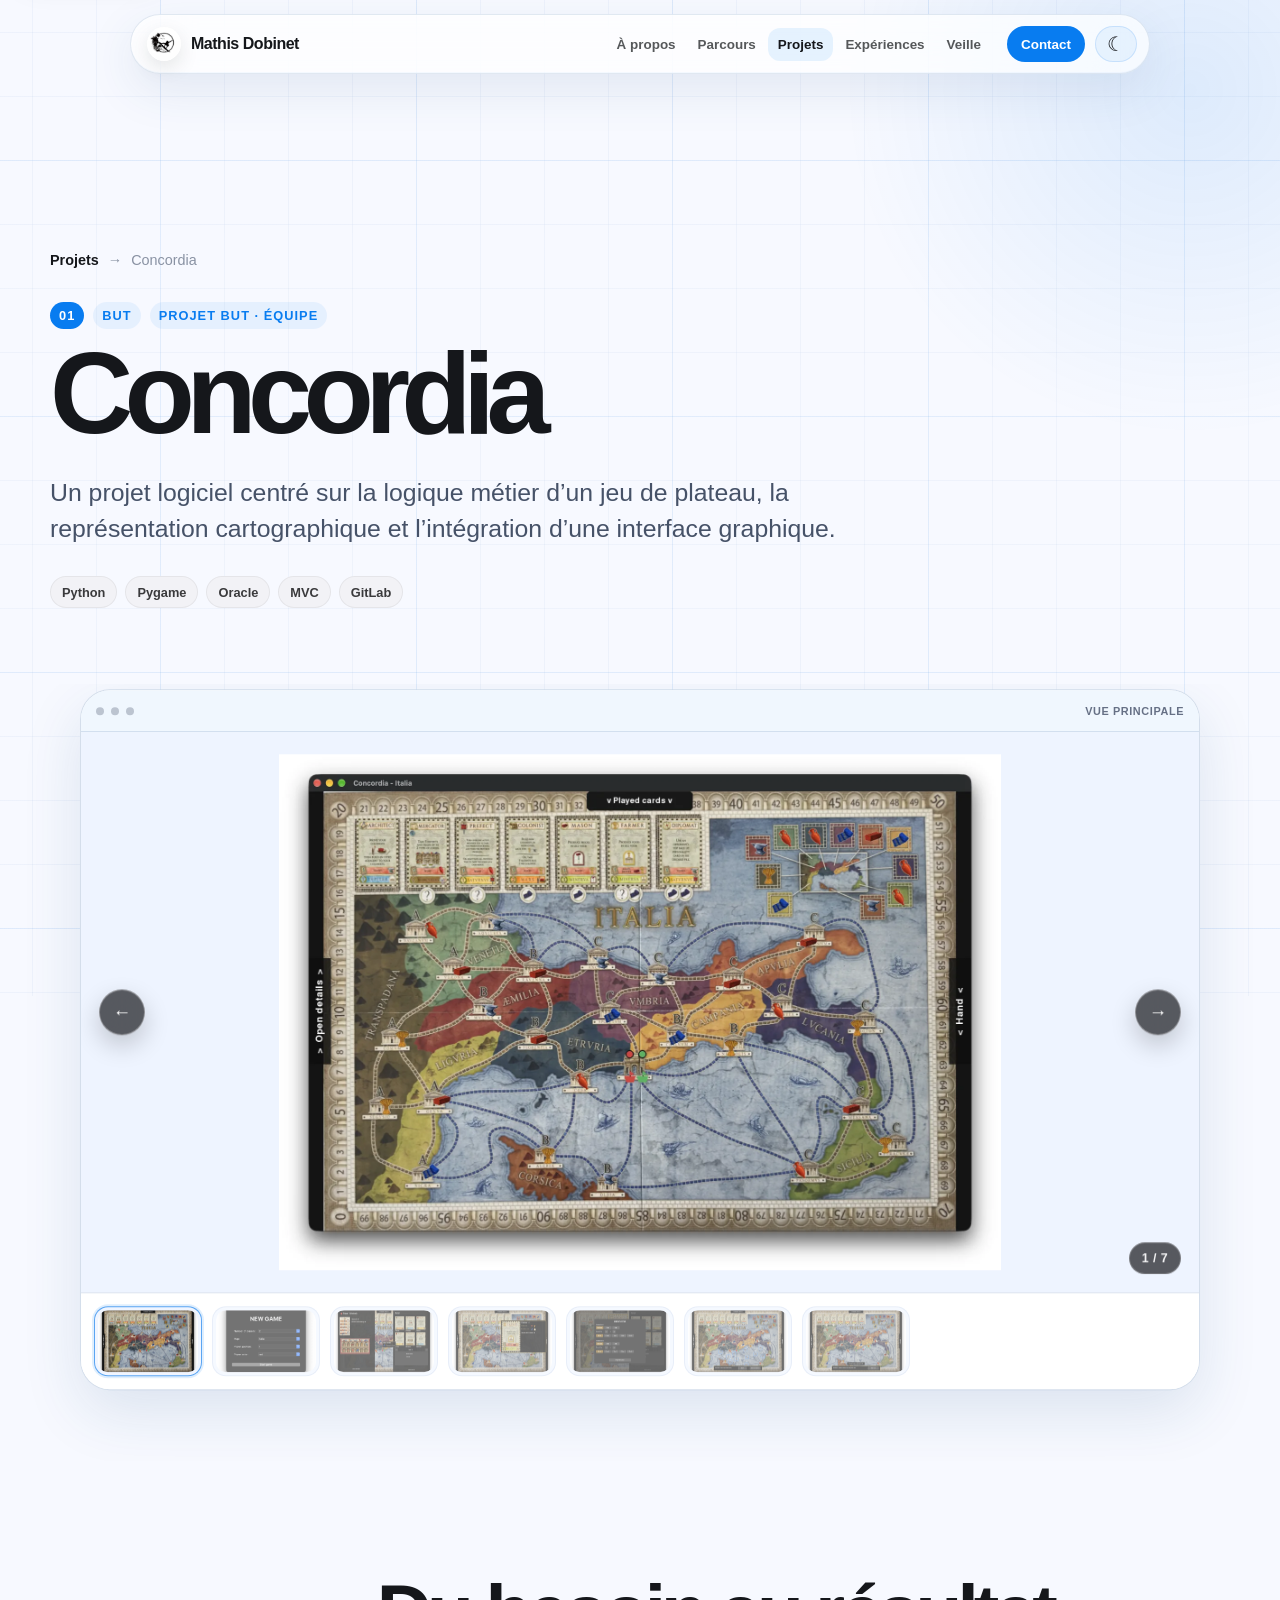
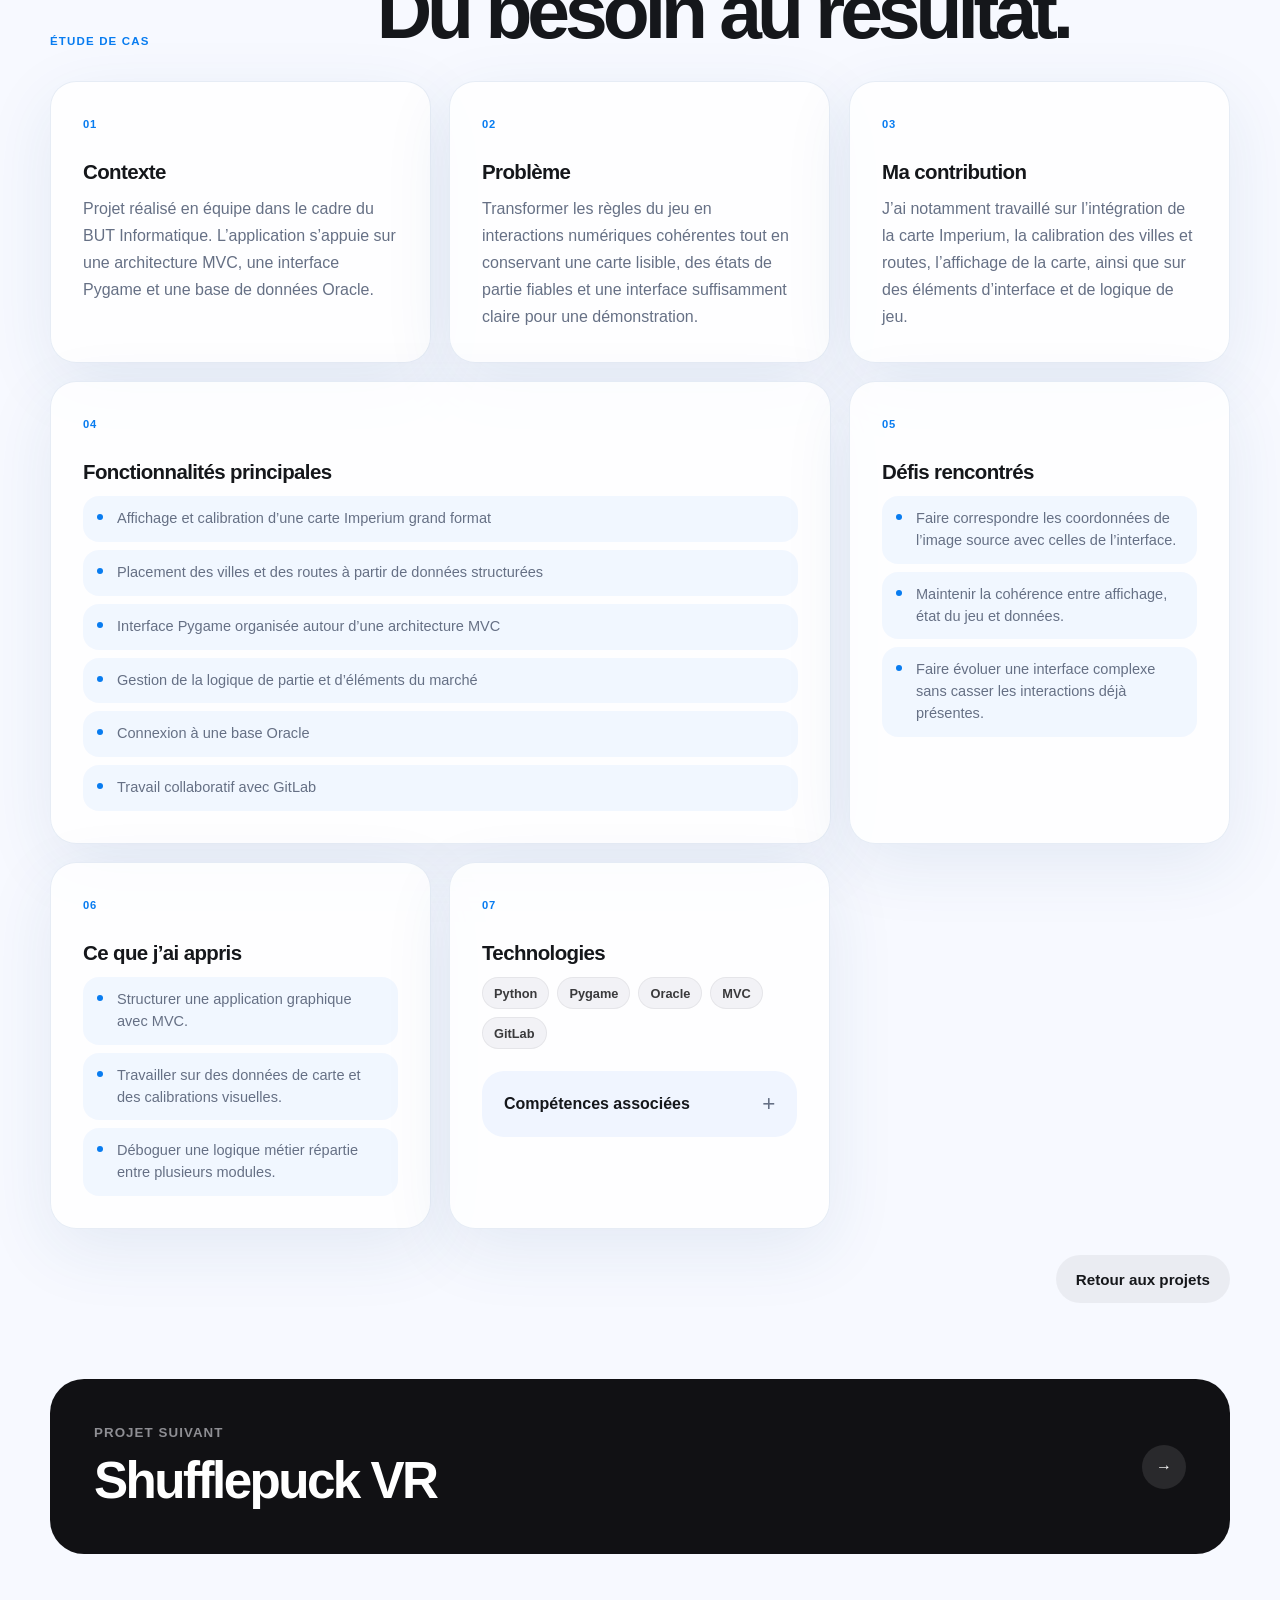
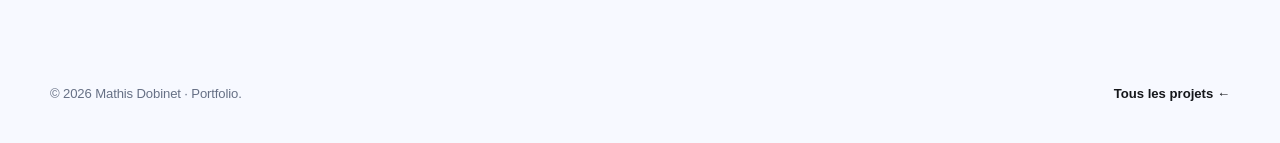
<file: project.html>
<!doctype html>
<html lang="fr">
<head>
  <meta charset="utf-8">
  <meta name="viewport" content="width=device-width, initial-scale=1, viewport-fit=cover">
  <meta name="theme-color" content="#f7f9ff">
  <meta name="description" content="Étude de cas projet — portfolio de Mathis Dobinet.">
  <title>Projet — Mathis Dobinet</title>
  <link rel="icon" href="assets/icons/favicon.svg" type="image/svg+xml">
  <link rel="stylesheet" href="assets/css/styles.css">
  <script src="assets/js/theme.js" defer></script>
  <script src="assets/js/data.js" defer></script>
  <script src="assets/js/project.js" defer></script>
  <script src="assets/js/motion.js" defer></script>
</head>
<body class="detail-page">
  <a class="skip-link" href="#detailMain">Aller au contenu</a>
  <header class="site-nav">
    <div class="nav-inner">
      <a class="brand" href="index.html#top">
         <span class="brand-mark" aria-hidden="true"><img src="assets/branding/portfolio-logo.svg" alt=""></span>
        <span>Mathis Dobinet</span>
      </a>
      <nav class="nav-links" id="navLinks" aria-label="Navigation principale">
        <a href="index.html#a-propos">À propos</a>
        <a href="index.html#parcours">Parcours</a>
        <a href="index.html#projets" aria-current="true">Projets</a>
        <a href="index.html#experiences">Expériences</a>
        <a href="index.html#veille">Veille</a>
      </nav>
      <a class="nav-cta" href="index.html#contact">Contact</a>
      <button class="theme-toggle" id="themeToggle" type="button" aria-label="Activer le mode sombre" aria-pressed="false">
        <span class="theme-toggle__icon theme-toggle__icon--sun" aria-hidden="true">☼</span>
        <span class="theme-toggle__icon theme-toggle__icon--moon" aria-hidden="true">☾</span>
      </button>
      <button class="nav-toggle" id="navToggle" type="button" aria-label="Ouvrir le menu" aria-controls="navLinks" aria-expanded="false"><span></span></button>
    </div>
  </header>

  <main id="detailMain">
    <section class="detail-hero">
      <div class="container" id="projectHero"></div>
    </section>
    <div class="detail-cover-wrap">
      <div class="container"><div class="detail-cover" id="projectCover"></div></div>
    </div>
    <section class="case-study">
      <div class="container" id="projectBody"></div>
    </section>
  </main>

  <footer class="site-footer">
    <div class="container footer-inner">
      <span>© <span data-current-year></span> Mathis Dobinet · Portfolio.</span>
      <a href="index.html#projets">Tous les projets ←</a>
    </div>
  </footer>
</body>
</html>
</file>
<file: assets/css/styles.css>
:root {
  color-scheme: light;
  --bg: #f5f5f7;
  --surface: rgba(255, 255, 255, 0.78);
  --surface-solid: #ffffff;
  --surface-soft: #ececf1;
  --ink: #1d1d1f;
  --muted: #6e6e73;
  --subtle: #86868b;
  --line: rgba(29, 29, 31, 0.10);
  --line-strong: rgba(29, 29, 31, 0.16);
  --accent: #0071e3;
  --accent-strong: #0057b8;
  --dark: #0b0b0d;
  --dark-soft: #151518;
  --dark-muted: #a1a1a6;
  --radius-sm: 12px;
  --radius: 22px;
  --radius-lg: 32px;
  --radius-xl: 44px;
  --shadow-sm: 0 1px 2px rgba(0,0,0,.04), 0 8px 28px rgba(0,0,0,.06);
  --shadow-md: 0 24px 70px rgba(0,0,0,.12);
  --content: 1180px;
  --ease-out: cubic-bezier(.2,.8,.2,1);
  --ease-in-out: cubic-bezier(.4,0,.2,1);
}

* { box-sizing: border-box; }
html { scroll-behavior: smooth; scroll-padding-top: 84px; }
body {
  margin: 0;
  background: var(--bg);
  color: var(--ink);
  font-family: -apple-system, BlinkMacSystemFont, "SF Pro Text", "SF Pro Display", "Segoe UI", Inter, Helvetica, Arial, sans-serif;
  -webkit-font-smoothing: antialiased;
  text-rendering: optimizeLegibility;
  overflow-x: hidden;
}

::selection { background: rgba(0,113,227,.18); }
a { color: inherit; text-decoration: none; }
button, input, textarea, select { font: inherit; }
button { border: 0; }
img { max-width: 100%; display: block; }

.skip-link {
  position: fixed;
  left: 16px;
  top: 12px;
  z-index: 1000;
  transform: translateY(-180%);
  padding: 10px 14px;
  border-radius: 999px;
  background: #fff;
  box-shadow: var(--shadow-sm);
  transition: transform .18s var(--ease-out);
}
.skip-link:focus { transform: translateY(0); }

.container {
  width: min(var(--content), calc(100% - 48px));
  margin-inline: auto;
}

.eyebrow {
  display: inline-flex;
  align-items: center;
  gap: 8px;
  margin: 0 0 14px;
  color: var(--accent);
  font-size: .78rem;
  font-weight: 700;
  letter-spacing: .08em;
  text-transform: uppercase;
}

.section {
  padding: 124px 0;
  position: relative;
}

.section--tight { padding: 88px 0; }
.section--dark {
  background: var(--dark);
  color: #f5f5f7;
}
.section--white { background: #fff; }

.section-head {
  display: grid;
  grid-template-columns: minmax(0, .9fr) minmax(320px, .7fr);
  gap: 48px;
  align-items: end;
  margin-bottom: 52px;
}

.section-head h2,
.display-title {
  margin: 0;
  font-size: clamp(2.7rem, 6vw, 5.8rem);
  line-height: .98;
  letter-spacing: -.055em;
  font-weight: 720;
  text-wrap: balance;
}
.section-head p {
  margin: 0;
  color: var(--muted);
  font-size: clamp(1rem, 1.6vw, 1.25rem);
  line-height: 1.58;
  max-width: 42rem;
}
.section--dark .section-head p { color: var(--dark-muted); }

/* Navigation */
.site-nav {
  position: fixed;
  z-index: 100;
  top: 14px;
  left: 50%;
  transform: translateX(-50%);
  width: min(1020px, calc(100% - 32px));
  border-radius: 20px;
  background: rgba(248,248,250,.72);
  backdrop-filter: blur(26px) saturate(180%);
  -webkit-backdrop-filter: blur(26px) saturate(180%);
  box-shadow: 0 1px 0 rgba(255,255,255,.82) inset, 0 12px 40px rgba(0,0,0,.08);
  border: 1px solid rgba(255,255,255,.55);
  transition: background .25s var(--ease-out), box-shadow .25s var(--ease-out);
}

.nav-inner {
  height: 58px;
  padding: 0 12px 0 16px;
  display: flex;
  align-items: center;
  gap: 10px;
}

.brand {
  display: inline-flex;
  align-items: center;
  gap: 10px;
  min-width: max-content;
  font-weight: 700;
  letter-spacing: -.03em;
}
.brand-mark {
  width: 32px;
  height: 32px;
  border-radius: 10px;
  display: grid;
  place-items: center;
  color: #fff;
  background: linear-gradient(145deg, #1f1f22, #050506);
  box-shadow: inset 0 1px rgba(255,255,255,.18);
  font-size: .82rem;
}

.nav-links {
  display: flex;
  align-items: center;
  justify-content: center;
  gap: 2px;
  margin-left: auto;
}
.nav-links a {
  color: #3a3a3c;
  font-size: .84rem;
  font-weight: 560;
  padding: 9px 10px;
  border-radius: 12px;
  transition: background .16s var(--ease-out), color .16s var(--ease-out), transform .1s var(--ease-out);
}
.nav-links a:hover,
.nav-links a[aria-current="true"] { background: rgba(0,0,0,.055); color: #000; }
.nav-links a:active { transform: scale(.97); }

.nav-cta {
  margin-left: 6px;
  display: inline-flex;
  align-items: center;
  justify-content: center;
  min-height: 36px;
  padding: 0 14px;
  border-radius: 999px;
  color: #fff;
  background: var(--accent);
  font-size: .84rem;
  font-weight: 650;
  transition: transform .1s var(--ease-out), background .18s var(--ease-out);
}
.nav-cta:hover { background: var(--accent-strong); }
.nav-cta:active { transform: scale(.96); }

.nav-toggle {
  display: none;
  margin-left: auto;
  width: 40px;
  height: 40px;
  border-radius: 12px;
  background: transparent;
  cursor: pointer;
}
.nav-toggle span,
.nav-toggle::before,
.nav-toggle::after {
  content: "";
  width: 18px;
  height: 1.5px;
  background: var(--ink);
  display: block;
  margin: 4px auto;
  transition: transform .22s var(--ease-out), opacity .22s var(--ease-out);
}
.nav-toggle[aria-expanded="true"] span { opacity: 0; }
.nav-toggle[aria-expanded="true"]::before { transform: translateY(5.5px) rotate(45deg); }
.nav-toggle[aria-expanded="true"]::after { transform: translateY(-5.5px) rotate(-45deg); }

.theme-toggle {
  position: relative;
  width: 42px;
  height: 36px;
  flex: 0 0 auto;
  display: grid;
  place-items: center;
  overflow: hidden;
  border: 1px solid rgba(29,29,31,.09);
  border-radius: 999px;
  background: rgba(255,255,255,.68);
  color: var(--ink);
  cursor: pointer;
  transition: background .25s var(--ease-out), border-color .25s var(--ease-out), transform .15s var(--ease-out);
}
.theme-toggle:hover { background: #fff; border-color: rgba(29,29,31,.16); }
.theme-toggle:active { transform: scale(.94); }
.theme-toggle__icon { position: absolute; display: block; font-size: 1.25rem; line-height: 1; transition: opacity .3s var(--ease-out), transform .3s var(--ease-out); }
.theme-toggle__icon--sun { opacity: 0; transform: scale(.5) rotate(-90deg); }
.theme-toggle__icon--moon { opacity: 1; transform: scale(1) rotate(0deg); }
html[data-theme="dark"] .theme-toggle__icon--sun { opacity: 1; transform: scale(1) rotate(0deg); }
html[data-theme="dark"] .theme-toggle__icon--moon { opacity: 0; transform: scale(.5) rotate(90deg); }

/* Buttons */
.button-row { display: flex; flex-wrap: wrap; gap: 12px; align-items: center; }
.button {
  min-height: 48px;
  padding: 0 20px;
  border-radius: 999px;
  display: inline-flex;
  align-items: center;
  justify-content: center;
  gap: 8px;
  font-size: .95rem;
  font-weight: 650;
  transition: transform .1s var(--ease-out), background .18s var(--ease-out), box-shadow .18s var(--ease-out), opacity .18s;
  cursor: pointer;
}
.button:active { transform: scale(.97); }
.button--primary {
  color: #fff;
  background: var(--accent);
  box-shadow: 0 8px 24px rgba(0,113,227,.23);
}
.button--primary:hover { background: var(--accent-strong); }
.button--secondary {
  color: var(--ink);
  background: rgba(255,255,255,.82);
  border: 1px solid rgba(0,0,0,.08);
  box-shadow: 0 8px 20px rgba(0,0,0,.05);
}
.button--secondary:hover { background: #fff; }
.button--ghost { background: rgba(0,0,0,.05); color: var(--ink); }
.button--ghost:hover { background: rgba(0,0,0,.08); }
.button--disabled,
.button[aria-disabled="true"] { opacity: .52; cursor: not-allowed; box-shadow: none; }
.button .arrow { font-size: 1.05em; transform: translateY(-1px); }

/* Hero */
.hero {
  min-height: 100svh;
  padding: 150px 0 72px;
  display: grid;
  align-items: center;
  position: relative;
  isolation: isolate;
  overflow: clip;
  background:
    radial-gradient(70% 72% at 78% 20%, rgba(0,113,227,.12), transparent 70%),
    radial-gradient(45% 54% at 16% 84%, rgba(121,67,255,.08), transparent 74%),
    var(--bg);
}
.hero::before {
  content: "";
  position: absolute;
  inset: 0;
  z-index: -2;
  background-image: linear-gradient(rgba(29,29,31,.035) 1px, transparent 1px), linear-gradient(90deg, rgba(29,29,31,.035) 1px, transparent 1px);
  background-size: 68px 68px;
  mask-image: radial-gradient(circle at center, #000, transparent 72%);
}

.hero-grid {
  display: grid;
  grid-template-columns: minmax(0, .88fr) minmax(480px, 1.12fr);
  align-items: center;
  gap: 70px;
}

.hero-copy { position: relative; z-index: 2; }


.hero h1 {
  margin: 0;
  font-size: clamp(4rem, 9vw, 8.5rem);
  line-height: .86;
  letter-spacing: -.075em;
  font-weight: 760;
}
.hero h1 span { display: block; color: var(--subtle); font-weight: 650; }
.hero-lead {
  margin: 30px 0 32px;
  max-width: 630px;
  color: #48484a;
  font-size: clamp(1.15rem, 2vw, 1.55rem);
  line-height: 1.45;
  letter-spacing: -.02em;
}
.hero-meta {
  margin-top: 34px;
  display: flex;
  flex-wrap: wrap;
  gap: 18px 24px;
  color: var(--muted);
  font-size: .9rem;
}
.hero-meta strong { color: var(--ink); font-weight: 650; }

.hero-showcase {
  position: relative;
  min-height: 640px;
  perspective: 1200px;
  overflow: visible;
}
.hero-device {
  position: absolute;
  inset: 40px 0 40px 44px;
  border-radius: 38px;
  overflow: hidden;
  background: #101014;
  box-shadow: 0 38px 100px rgba(0,0,0,.24), 0 0 0 1px rgba(255,255,255,.05) inset;
  transform: translate3d(0, var(--hero-device-y, 0px), 0) rotateY(calc(-5deg + var(--hero-tilt-y, 0deg))) rotateX(calc(2deg + var(--hero-tilt-x, 0deg)));
  transform-origin: center;
  transition: transform .8s var(--ease-out), box-shadow .45s var(--ease-out);
  will-change: transform;
}
.hero-device img {
  width: 100%;
  height: 100%;
  object-fit: cover;
  opacity: .84;
  transform: translate3d(0, var(--hero-image-y, 0px), 0) scale(var(--hero-image-scale, 1.035));
  transition: transform .8s var(--ease-out), opacity .45s var(--ease-out);
  will-change: transform;
}
.hero-device::before {
  content: "";
  position: absolute;
  z-index: 1;
  inset: -28%;
  pointer-events: none;
  background: linear-gradient(116deg, transparent 38%, rgba(255,255,255,.18) 49%, transparent 60%);
  transform: translate3d(calc(var(--hero-reflect-x, 50%) - 50%), 0, 0);
  mix-blend-mode: screen;
  opacity: .38;
  transition: transform 1s var(--ease-out);
}
.hero-device::after {
  content: "";
  position: absolute;
  inset: 0;
  background: linear-gradient(to top, rgba(5,5,8,.95) 0%, rgba(5,5,8,.28) 43%, transparent 72%);
}
.hero-device-caption {
  position: absolute;
  z-index: 2;
  left: 32px;
  right: 32px;
  bottom: 28px;
  color: #fff;
}
.hero-device-caption span {
  display: block;
  color: rgba(255,255,255,.65);
  font-size: .78rem;
  text-transform: uppercase;
  letter-spacing: .09em;
  font-weight: 700;
  margin-bottom: 8px;
}
.hero-device-caption strong {
  display: block;
  font-size: clamp(1.5rem, 3vw, 2.35rem);
  letter-spacing: -.04em;
}

.scroll-cue {
  position: absolute;
  bottom: 18px;
  left: 50%;
  transform: translateX(-50%);
  color: var(--muted);
  font-size: .75rem;
  text-transform: uppercase;
  letter-spacing: .11em;
  font-weight: 700;
  opacity: .7;
}

/* About */
.about-grid {
  display: grid;
  grid-template-columns: minmax(0, .95fr) minmax(380px, 1.05fr);
  gap: 64px;
  align-items: start;
}
.about-copy .big-copy {
  margin: 0;
  font-size: clamp(2rem, 4.4vw, 4rem);
  line-height: 1.08;
  letter-spacing: -.05em;
  max-width: 880px;
  font-weight: 650;
}
.about-copy .big-copy .muted { color: #a1a1a6; }
.about-note {
  margin: 30px 0 0;
  max-width: 640px;
  color: var(--muted);
  line-height: 1.7;
  font-size: 1.03rem;
}

.tech-stack {
  display: grid;
  gap: 14px;
}
.tech-group {
  background: rgba(255,255,255,.72);
  backdrop-filter: blur(18px);
  border: 1px solid rgba(255,255,255,.8);
  border-radius: 24px;
  padding: 22px;
  box-shadow: 0 10px 36px rgba(0,0,0,.045);
}
.tech-group h3 {
  margin: 0 0 6px;
  font-size: 1.04rem;
  letter-spacing: -.02em;
}
.tech-group p {
  margin: 0 0 16px;
  color: var(--muted);
  font-size: .9rem;
  line-height: 1.5;
}
.tags { display: flex; flex-wrap: wrap; gap: 8px; }
.tag {
  display: inline-flex;
  align-items: center;
  min-height: 32px;
  padding: 0 11px;
  border-radius: 999px;
  background: #f2f2f6;
  border: 1px solid rgba(0,0,0,.055);
  color: #3a3a3c;
  font-size: .8rem;
  font-weight: 610;
  white-space: nowrap;
}
.section--dark .tag { background: rgba(255,255,255,.08); border-color: rgba(255,255,255,.08); color: #e8e8ed; }

/* Immersive technology universes */
.about-section {
  background:
    radial-gradient(58% 70% at 12% 18%, rgba(72, 82, 180, .18), transparent 70%),
    radial-gradient(52% 70% at 92% 84%, rgba(0, 113, 227, .13), transparent 72%),
    var(--dark);
  overflow: clip;
}
.about-section .section-head { margin-bottom: 32px; }
.about-intro { margin-bottom: 84px; }
.about-intro .big-copy {
  margin: 0;
  max-width: 860px;
  color: #f5f5f7;
  font-size: clamp(2.7rem, 6.5vw, 7.2rem);
  line-height: .94;
  letter-spacing: -.07em;
  font-weight: 700;
}
.about-intro .muted { color: rgba(245,245,247,.35); }
.about-section .tech-stack { display: grid; gap: 112px; }
.tech-universe {
  --tech-shift: 0px;
  display: grid;
  grid-template-columns: minmax(180px, .46fr) minmax(0, 1.54fr);
  gap: 34px;
  align-items: center;
  position: relative;
}
.tech-universe:nth-child(even) .tech-universe__copy { order: 2; }
.tech-universe:nth-child(even) .tech-stage { order: 1; }
.tech-universe__copy { display: grid; grid-template-columns: 44px 1fr; gap: 18px; align-items: start; position: relative; z-index: 2; }
.tech-universe__number { color: rgba(255,255,255,.28); font-size: .75rem; font-weight: 750; letter-spacing: .1em; padding-top: 8px; }
.tech-universe__eyebrow { margin: 0 0 12px; color: #74b7ff; font-size: .74rem; font-weight: 750; letter-spacing: .1em; text-transform: uppercase; }
.tech-universe__copy h3 { margin: 0; color: #f5f5f7; font-size: clamp(2rem, 3.6vw, 4rem); line-height: .96; letter-spacing: -.06em; }
.tech-universe__intro { margin: 20px 0 0; max-width: 270px; color: var(--dark-muted); font-size: .94rem; line-height: 1.6; }
.tech-stage {
  min-height: 560px;
  position: relative;
  isolation: isolate;
  transform: translate3d(0, var(--tech-shift), 0);
  transition: transform .8s var(--ease-out);
  will-change: transform;
}
.tech-stage::before {
  content: "";
  position: absolute;
  z-index: -1;
  inset: 12% 8%;
  border-radius: 50%;
  background: radial-gradient(circle, rgba(68, 90, 180, .22), transparent 68%);
  filter: blur(10px);
}
.scene-window {
  position: absolute;
  inset: 58px 15% 66px 12%;
  overflow: hidden;
  border: 1px solid rgba(255,255,255,.13);
  border-radius: 30px;
  background: linear-gradient(145deg, rgba(31,32,42,.94), rgba(10,11,16,.92));
  box-shadow: 0 32px 80px rgba(0,0,0,.35), 0 0 0 1px rgba(255,255,255,.03) inset;
  transform: rotate(-3deg);
}
.tech-universe:nth-child(even) .scene-window { transform: rotate(3deg); }
.scene-window__bar { height: 44px; display: flex; align-items: center; gap: 7px; padding: 0 16px; border-bottom: 1px solid rgba(255,255,255,.08); color: rgba(255,255,255,.35); }
.scene-window__bar > span { width: 7px; height: 7px; border-radius: 50%; background: rgba(255,255,255,.28); }
.scene-window__bar > span:first-child { background: #ff5f57; }
.scene-window__bar > span:nth-child(2) { background: #febc2e; }
.scene-window__bar > span:nth-child(3) { background: #28c840; }
.scene-window__bar small { margin-left: auto; font-size: .63rem; letter-spacing: .08em; text-transform: uppercase; }
.scene-window__body { position: absolute; inset: 44px 0 56px; display: grid; place-items: center; }
.scene-window__footer { position: absolute; right: 20px; bottom: 17px; left: 20px; display: flex; justify-content: space-between; align-items: center; gap: 16px; color: rgba(255,255,255,.42); font-size: .68rem; letter-spacing: .08em; text-transform: uppercase; }
.scene-window__footer strong { color: rgba(255,255,255,.82); font-size: .7rem; font-weight: 650; letter-spacing: .03em; text-transform: none; }
.scene-window--development .scene-window__body { grid-template-columns: 1.3fr .7fr; padding: 30px; gap: 16px; background: radial-gradient(circle at 25% 35%, rgba(72,124,255,.18), transparent 45%); }
.scene-window--development .scene-window__body img { width: min(100%, 250px); height: 250px; object-fit: cover; border-radius: 22px; opacity: .55; filter: saturate(.85) contrast(1.15); transform: rotate(-5deg); box-shadow: 0 22px 50px rgba(0,0,0,.28); }
.scene-code { display: grid; align-content: center; gap: 13px; }
.scene-code i { display: block; height: 7px; width: 80%; border-radius: 10px; background: rgba(123,183,255,.72); box-shadow: 0 0 16px rgba(0,113,227,.28); }
.scene-code i:nth-child(2) { width: 58%; background: rgba(255,255,255,.25); }
.scene-code i:nth-child(3) { width: 72%; background: rgba(184,131,255,.55); }
.scene-code i:nth-child(4) { width: 42%; background: rgba(255,255,255,.18); }
.scene-code i:nth-child(5) { width: 64%; background: rgba(80,220,185,.45); }
.data-scene { position: relative; width: 100%; height: 100%; background: radial-gradient(circle at 50% 48%, rgba(61,106,184,.18), transparent 42%); }
.data-table { position: absolute; top: 50%; left: 50%; z-index: 2; width: 188px; padding: 16px; border: 1px solid rgba(255,255,255,.15); border-radius: 16px; background: rgba(12,14,22,.88); transform: translate(-50%, -50%); box-shadow: 0 20px 40px rgba(0,0,0,.24); color: rgba(255,255,255,.62); font: 11px/1.8 ui-monospace, SFMono-Regular, Menlo, monospace; }
.data-table b { display: block; margin-bottom: 5px; color: #78c6ff; font: 700 13px/1.2 inherit; }
.data-table span { display: block; white-space: nowrap; }
.data-node { position: absolute; z-index: 2; padding: 9px 12px; border: 1px solid rgba(120,198,255,.35); border-radius: 999px; background: rgba(71,109,164,.2); color: rgba(255,255,255,.78); font-size: .72rem; }
.data-node--one { top: 18%; left: 14%; }
.data-node--two { top: 24%; right: 12%; }
.data-node--three { bottom: 20%; left: 18%; }
.data-link { position: absolute; z-index: 1; height: 1px; width: 28%; background: linear-gradient(90deg, transparent, rgba(120,198,255,.55), transparent); transform-origin: left; }
.data-link--one { top: 39%; left: 29%; transform: rotate(20deg); }
.data-link--two { top: 43%; left: 61%; transform: rotate(154deg); }
.workflow-scene { position: absolute; inset: 44px 20px 56px; display: flex; align-items: center; justify-content: center; gap: 12px; }
.workflow-node { width: 108px; padding: 15px 12px; border: 1px solid rgba(255,255,255,.12); border-radius: 18px; background: rgba(255,255,255,.06); box-shadow: 0 15px 28px rgba(0,0,0,.18); }
.workflow-node small, .workflow-node span { display: block; color: rgba(255,255,255,.42); font-size: .62rem; text-transform: uppercase; letter-spacing: .08em; }
.workflow-node strong { display: block; margin: 8px 0 4px; color: #fff; font-size: .9rem; }
.workflow-node--active { border-color: rgba(85,193,255,.5); background: rgba(0,113,227,.16); }
.workflow-arrow { color: rgba(255,255,255,.32); font-size: 1.2rem; }
.environment-scene { position: absolute; inset: 44px 20px 56px; }
.environment-window { position: absolute; width: 58%; min-height: 150px; padding: 16px; border: 1px solid rgba(255,255,255,.15); border-radius: 18px; background: rgba(255,255,255,.08); box-shadow: 0 24px 40px rgba(0,0,0,.24); }
.environment-window span { display: block; margin-bottom: 22px; color: rgba(255,255,255,.86); font-size: .82rem; font-weight: 700; }
.environment-window i { display: block; width: 70%; height: 7px; margin-top: 10px; border-radius: 6px; background: rgba(255,255,255,.2); }
.environment-window i:nth-child(3) { width: 48%; }
.environment-window i:nth-child(4) { width: 60%; }
.environment-window--back { top: 15%; right: 8%; transform: rotate(7deg); opacity: .42; }
.environment-window--middle { top: 27%; left: 11%; transform: rotate(-5deg); opacity: .67; }
.environment-window--front { bottom: 8%; left: 25%; transform: rotate(1deg); background: rgba(44,52,75,.9); }
.tech-orbit { position: absolute; inset: 0; z-index: 3; pointer-events: none; }
.tech-logo { position: absolute; display: inline-flex; align-items: center; gap: 8px; min-height: 42px; padding: 8px 11px; border: 1px solid rgba(255,255,255,.13); border-radius: 14px; background: rgba(18,19,26,.72); box-shadow: 0 12px 26px rgba(0,0,0,.18); backdrop-filter: blur(14px); -webkit-backdrop-filter: blur(14px); color: rgba(255,255,255,.84); font-size: .7rem; font-weight: 650; transition: transform .35s var(--ease-out), background .35s var(--ease-out), border-color .35s var(--ease-out); pointer-events: auto; }
.tech-logo:hover, .tech-logo:focus-visible { transform: translateY(-5px) scale(1.035); border-color: rgba(120,198,255,.55); background: rgba(45,54,86,.86); outline: none; }
.tech-logo__marks { display: inline-flex; align-items: center; gap: 3px; }
.tech-logo img { width: 23px; height: 23px; object-fit: contain; }
.tech-logo img[src$="windev.png"] { width: 38px; height: 20px; filter: invert(1); opacity: .86; }
.tech-logo__name { white-space: nowrap; }
.tech-logo--1 { top: 3%; left: 3%; }
.tech-logo--2 { top: 2%; right: 10%; }
.tech-logo--3 { top: 20%; left: -2%; }
.tech-logo--4 { top: 18%; right: -2%; }
.tech-logo--5 { top: 43%; left: -4%; }
.tech-logo--6 { top: 43%; right: -4%; }
.tech-logo--7 { bottom: 14%; left: 7%; }
.tech-logo--8 { bottom: 1%; right: 13%; }
.tech-logo--9 { bottom: 28%; left: 25%; }
.tech-logo--10 { bottom: 25%; right: 24%; }
.tech-universe--environment .tech-logo--1 { top: 6%; left: 8%; }
.tech-universe--environment .tech-logo--2 { top: 8%; right: 7%; }
.tech-universe--environment .tech-logo--3 { bottom: 5%; left: 40%; }

/* Clear technology cards */
.about-section {
  background: var(--bg);
  color: var(--ink);
}
.about-section .section-head p { color: var(--muted); }
.about-intro { margin-bottom: 56px; }
.about-intro .big-copy { color: var(--ink); }
.about-intro .muted { color: var(--subtle); }
.about-section .tech-stack { gap: 28px; }
.tech-universe,
.tech-universe:nth-child(even) {
  display: block;
  padding: 42px 46px 46px;
  border: 1px solid rgba(29,29,31,.06);
  border-radius: 36px;
  background: var(--surface-solid);
  box-shadow: 0 18px 54px rgba(0,0,0,.055);
}
.tech-universe:nth-child(even) .tech-universe__copy,
.tech-universe:nth-child(even) .tech-logo-board { order: initial; }
.tech-universe__copy {
  display: flex;
  grid-template-columns: none;
  gap: 22px;
  align-items: flex-start;
  margin-bottom: 32px;
}
.tech-universe__number { flex: 0 0 auto; padding-top: 7px; color: var(--subtle); }
.tech-universe__eyebrow { color: var(--accent); }
.tech-universe__copy h3 { color: var(--ink); font-size: clamp(1.8rem, 3vw, 2.65rem); line-height: 1.02; letter-spacing: -.05em; }
.tech-universe__intro { max-width: none; margin: 12px 0 0; color: var(--muted); font-size: 1.05rem; }
.tech-logo-board {
  display: flex;
  flex-wrap: wrap;
  align-items: center;
  gap: 12px;
  transform: translate3d(0, var(--tech-shift, 0px), 0);
  transition: transform .7s var(--ease-out);
  will-change: transform;
}
.tech-logo,
.tech-logo--1, .tech-logo--2, .tech-logo--3, .tech-logo--4, .tech-logo--5,
.tech-logo--6, .tech-logo--7, .tech-logo--8, .tech-logo--9, .tech-logo--10,
.tech-universe--environment .tech-logo--1, .tech-universe--environment .tech-logo--2, .tech-universe--environment .tech-logo--3 {
  position: static;
  display: inline-flex;
  align-items: center;
  gap: 9px;
  min-height: 54px;
  padding: 0 17px;
  border: 1px solid var(--line);
  border-radius: 999px;
  background: var(--surface-soft);
  box-shadow: none;
  color: var(--ink);
  font-size: .98rem;
  font-weight: 650;
  backdrop-filter: none;
  -webkit-backdrop-filter: none;
  transform: none;
  transition: transform .25s var(--ease-out), background .25s var(--ease-out), border-color .25s var(--ease-out), box-shadow .25s var(--ease-out);
}
.tech-logo:hover, .tech-logo:focus-visible {
  transform: translateY(-3px);
  border-color: rgba(0,113,227,.24);
  background: var(--surface-solid);
  box-shadow: 0 10px 22px rgba(0,0,0,.08);
  outline: none;
}
.tech-logo__marks { display: inline-flex; align-items: center; gap: 3px; }
.tech-logo img { width: 24px; height: 24px; object-fit: contain; }
.tech-logo img[src$="windev.png"] { width: 46px; height: 22px; filter: none; opacity: 1; }
.tech-logo__name { white-space: nowrap; }

/* Timeline */
.timeline {
  display: grid;
  grid-template-columns: repeat(3, 1fr);
  gap: 18px;
  position: relative;
}
.timeline-card {
  position: relative;
  min-height: 330px;
  border-radius: 30px;
  padding: 28px;
  background: #fff;
  border: 1px solid rgba(0,0,0,.06);
  box-shadow: var(--shadow-sm);
  display: flex;
  flex-direction: column;
}
.timeline-index {
  width: 40px;
  height: 40px;
  border-radius: 13px;
  display: grid;
  place-items: center;
  background: #101012;
  color: #fff;
  font-size: .78rem;
  font-weight: 750;
  margin-bottom: 30px;
}
.timeline-card h3 { margin: 0; font-size: 1.55rem; letter-spacing: -.04em; }
.timeline-place { color: var(--muted); margin-top: 6px; font-size: .93rem; }
.timeline-period { color: var(--accent); margin-top: 14px; font-weight: 650; font-size: .84rem; }
.timeline-desc { color: var(--muted); line-height: 1.55; margin: 18px 0 22px; }
.timeline-card .tags { margin-top: auto; }

/* Visual education path */
.parcours-section {
  overflow: clip;
  background:
    radial-gradient(55% 70% at 88% 18%, rgba(75, 82, 160, .18), transparent 72%),
    linear-gradient(180deg, #0b0b0d 0%, #11131a 100%);
}
.parcours-section .section-head { margin-bottom: 72px; }
.parcours-section .timeline { grid-template-columns: repeat(3, 1fr); gap: 30px; align-items: start; }
.parcours-section .timeline::before {
  content: "";
  position: absolute;
  top: 252px;
  right: 13%;
  left: 13%;
  height: 1px;
  background: linear-gradient(90deg, rgba(116,183,255,.12), rgba(116,183,255,.72), rgba(116,183,255,.12));
}
.parcours-section .timeline-card {
  min-height: 0;
  padding: 0;
  border: 0;
  border-radius: 0;
  background: transparent;
  box-shadow: none;
  overflow: visible;
}
.parcours-section .timeline-card:nth-child(2) { margin-top: 92px; }
.timeline-media {
  position: relative;
  min-height: 290px;
  overflow: hidden;
  border: 1px solid rgba(255,255,255,.14);
  border-radius: 30px;
  background: #1a1c24;
  box-shadow: 0 28px 60px rgba(0,0,0,.28);
  transform: rotate(-2deg);
  transition: transform .55s var(--ease-out), box-shadow .55s var(--ease-out);
}
.timeline-card:nth-child(2) .timeline-media { transform: rotate(2deg); }
.timeline-card:nth-child(3) .timeline-media { transform: rotate(-1deg); }
.timeline-card:hover .timeline-media { transform: translateY(-7px) rotate(0deg); box-shadow: 0 36px 76px rgba(0,0,0,.38); }
.timeline-media::after { content: ""; position: absolute; inset: 0; background: linear-gradient(180deg, transparent 42%, rgba(4,5,8,.7)); pointer-events: none; }
.timeline-media img { width: 100%; height: 100%; min-height: 290px; object-fit: cover; }
.timeline-card--2 .timeline-media { background: linear-gradient(145deg, #e6f8f2, #cce6e4); }
.timeline-card--2 .timeline-media img { object-fit: contain; padding: 28px; }
.timeline-step { position: absolute; z-index: 2; top: 18px; left: 18px; display: grid; place-items: center; width: 38px; height: 38px; border: 1px solid rgba(255,255,255,.25); border-radius: 12px; background: rgba(0,0,0,.45); color: #fff; font-size: .76rem; font-weight: 750; backdrop-filter: blur(12px); -webkit-backdrop-filter: blur(12px); }
.timeline-content { position: relative; z-index: 2; padding: 26px 10px 0; }
.timeline-content h3 { margin: 8px 0 5px; color: #f5f5f7; font-size: clamp(1.55rem, 2.6vw, 2.35rem); line-height: 1; letter-spacing: -.05em; }
.parcours-section .timeline-place { color: rgba(255,255,255,.62); }
.parcours-section .timeline-period { margin-top: 0; color: #74b7ff; font-size: .74rem; letter-spacing: .08em; text-transform: uppercase; }
.parcours-section .timeline-desc { margin: 16px 0 20px; color: var(--dark-muted); line-height: 1.55; }
.parcours-section .timeline-card .tags { margin-top: 0; }
.parcours-section .timeline-card:not(:last-child) .timeline-content::after { content: "→"; position: absolute; top: 20px; right: -26px; color: rgba(116,183,255,.58); font-size: 1.25rem; }

/* Project filters */
.filter-bar {
  display: inline-flex;
  flex-wrap: wrap;
  gap: 4px;
  border-radius: 999px;
  padding: 4px;
  background: rgba(255,255,255,.86);
  border: 1px solid rgba(0,0,0,.06);
  box-shadow: 0 8px 28px rgba(0,0,0,.05);
  margin-bottom: 34px;
}
.filter-button {
  min-height: 38px;
  padding: 0 14px;
  border-radius: 999px;
  background: transparent;
  color: var(--muted);
  font-size: .84rem;
  font-weight: 650;
  cursor: pointer;
  transition: background .16s var(--ease-out), color .16s var(--ease-out), transform .1s var(--ease-out);
}
.filter-button:hover { color: var(--ink); }
.filter-button:active { transform: scale(.96); }
.filter-button.is-active { background: #111113; color: #fff; }

.projects-grid {
  display: grid;
  grid-template-columns: repeat(12, 1fr);
  gap: 18px;
}
.project-card {
  grid-column: span 4;
  border-radius: 30px;
  overflow: hidden;
  background: #fff;
  border: 1px solid rgba(0,0,0,.06);
  box-shadow: var(--shadow-sm);
  min-height: 470px;
  display: flex;
  flex-direction: column;
  transform: translateZ(0);
  transition: transform .35s var(--ease-out), box-shadow .35s var(--ease-out), opacity .25s var(--ease-out);
}
.project-card:hover {
  transform: translateY(-6px);
  box-shadow: 0 24px 64px rgba(0,0,0,.10);
}
.project-card[hidden] { display: none; }
.project-card__visual {
  aspect-ratio: 16 / 9;
  min-height: 0;
  position: relative;
  overflow: hidden;
  background: #ececf2;
}
.project-card__visual img {
  width: 100%;
  height: 100%;
  position: absolute;
  inset: 0;
  object-fit: cover;
  transition: transform .55s var(--ease-out);
}
.project-card:hover .project-card__visual img { transform: scale(1.018); }
.project-card__body { padding: 22px 24px 24px; display: flex; flex-direction: column; flex: 1; }
.project-card__meta { display: flex; gap: 8px; align-items: center; color: var(--muted); font-size: .76rem; font-weight: 650; text-transform: uppercase; letter-spacing: .07em; }
.project-card__body h3 { margin: 9px 0 10px; font-size: 1.38rem; letter-spacing: -.035em; }
.project-card__body p { margin: 0; color: var(--muted); line-height: 1.52; font-size: .93rem; }
.project-card__footer { margin-top: auto; padding-top: 18px; display: flex; align-items: center; justify-content: space-between; gap: 12px; }
.project-card__tech { color: var(--subtle); font-size: .77rem; white-space: nowrap; overflow: hidden; text-overflow: ellipsis; }
.project-card__link {
  min-height: 38px;
  padding: 0 13px;
  border-radius: 999px;
  display: inline-flex;
  align-items: center;
  justify-content: center;
  gap: 7px;
  flex: 0 0 auto;
  background: #f1f1f4;
  color: var(--ink);
  font-size: .76rem;
  font-weight: 700;
  white-space: nowrap;
  transition: transform .18s var(--ease-out), background .18s var(--ease-out);
}
.project-card:hover .project-card__link { transform: translateY(-1px); background: #e7e7eb; }
.projects-empty {
  grid-column: 1 / -1;
  padding: 42px;
  border: 1px solid var(--card-border);
  border-radius: 26px;
  background: var(--card-bg);
  color: var(--muted);
  text-align: center;
}

/* Illustrated covers */
.cover {
  position: absolute;
  inset: 0;
  overflow: hidden;
  display: grid;
  place-items: center;
}
.cover::before, .cover::after { content:""; position:absolute; }
.cover-label {
  position: relative;
  z-index: 3;
  padding: 11px 14px;
  border-radius: 14px;
  background: rgba(255,255,255,.76);
  backdrop-filter: blur(16px);
  color: #1d1d1f;
  font-weight: 700;
  letter-spacing: -.02em;
  box-shadow: 0 16px 38px rgba(0,0,0,.1);
}
.cover--vr { background: radial-gradient(circle at 72% 20%, #6767ff 0, transparent 30%), linear-gradient(145deg,#101017,#252548); }
.cover--vr::before { width: 54%; height: 5px; background: rgba(255,255,255,.8); border-radius: 10px; box-shadow: 0 -80px 0 rgba(255,255,255,.18), 0 80px 0 rgba(255,255,255,.18); }
.cover--vr::after { width: 72px; height: 72px; border-radius: 50%; background: #f5f5f7; box-shadow: 150px 0 0 #5ac8fa, -150px 0 0 #ff453a; }
.cover--commerce { background: linear-gradient(145deg,#f8f8fa,#e2e2e7); }
.cover--commerce::before { width: 150px; height: 100px; border-radius: 26px 26px 40px 40px; border: 8px solid #1d1d1f; border-top: 0; }
.cover--commerce::after { width: 88px; height: 48px; border: 8px solid #1d1d1f; border-bottom: 0; border-radius: 50px 50px 0 0; top: 33%; }

/* Experiences */
.experience-arrow {
  width: 44px;
  height: 44px;
  border-radius: 999px;
  background: rgba(255,255,255,.10);
  display: grid;
  place-items: center;
  color: #fff;
  transition: transform .18s var(--ease-out), background .18s var(--ease-out);
}

/* Visual experience path */
.experience-list {
  display: grid;
  gap: 92px;
  position: relative;
}
.experience-list::before {
  content: "";
  position: absolute;
  top: 12%;
  bottom: 12%;
  left: 50%;
  width: 1px;
  background: linear-gradient(180deg, transparent, rgba(116,183,255,.52), transparent);
  transform: translateX(-50%);
}
.experience-step {
  display: grid;
  grid-template-columns: minmax(0, 1.1fr) minmax(300px, .9fr);
  gap: clamp(36px, 6vw, 82px);
  align-items: center;
  position: relative;
  color: #fff;
}
.experience-step:nth-child(even) { grid-template-columns: minmax(300px, .9fr) minmax(0, 1.1fr); }
.experience-step:nth-child(even) .experience-step__media { order: 2; }
.experience-step:nth-child(even) .experience-step__content { order: 1; }
.experience-step__media {
  min-height: 360px;
  position: relative;
  overflow: hidden;
  border: 1px solid rgba(255,255,255,.14);
  border-radius: 34px;
  background: #1a1c24;
  box-shadow: 0 28px 70px rgba(0,0,0,.3);
  transform: rotate(-1.5deg);
  transition: transform .55s var(--ease-out), box-shadow .55s var(--ease-out);
}
.experience-step:nth-child(even) .experience-step__media { transform: rotate(1.5deg); }
.experience-step:hover .experience-step__media { transform: translateY(-7px) rotate(0deg); box-shadow: 0 38px 82px rgba(0,0,0,.42); }
.experience-step__media::after { content: ""; position: absolute; inset: 0; pointer-events: none; background: linear-gradient(180deg, transparent 48%, rgba(4,5,8,.62)); }
.experience-step__media img { width: 100%; height: 100%; min-height: 360px; object-fit: cover; }
.experience-step--2 .experience-step__media,
.experience-step--3 .experience-step__media { background: #fff; }
.experience-step--2 .experience-step__media img,
.experience-step--3 .experience-step__media img { object-fit: contain; padding: 58px; }
.experience-step__index { position: absolute; z-index: 2; top: 18px; left: 18px; display: grid; place-items: center; width: 40px; height: 40px; border: 1px solid rgba(255,255,255,.25); border-radius: 12px; background: rgba(0,0,0,.42); color: #fff; font-size: .76rem; font-weight: 750; backdrop-filter: blur(12px); -webkit-backdrop-filter: blur(12px); }
.experience-step__content { position: relative; z-index: 1; }
.experience-step__period { color: #74b7ff; font-size: .74rem; font-weight: 750; letter-spacing: .08em; text-transform: uppercase; }
.experience-step__content h3 { margin: 10px 0 5px; font-size: clamp(2.2rem, 5vw, 4.8rem); line-height: .92; letter-spacing: -.065em; }
.experience-step__location { color: rgba(255,255,255,.62); font-size: .95rem; }
.experience-step__content p { max-width: 520px; margin: 24px 0 22px; color: var(--dark-muted); line-height: 1.62; font-size: 1rem; }
.experience-step__content .tags { max-width: 520px; }
.experience-step__cta {
  display: inline-flex;
  margin-top: 20px;
  color: var(--accent);
  font-size: .82rem;
  font-weight: 720;
  letter-spacing: .01em;
}
.experience-step--static { cursor: default; }
.experience-step--static:hover .experience-step__media {
  transform: rotate(-1.5deg);
  box-shadow: 0 30px 72px rgba(0,0,0,.34);
}
.experience-step--static:nth-child(even):hover .experience-step__media { transform: rotate(1.5deg); }
.experience-step::after { content: "↘"; position: absolute; right: 50%; bottom: -54px; color: rgba(116,183,255,.56); font-size: 1.35rem; transform: translateX(50%); }
.experience-step:last-child::after { display: none; }

/* Watch */
.watch-source {
  min-height: 440px;
  border-radius: 34px;
  padding: 30px;
  background: linear-gradient(145deg,#111114,#24242a);
  color: #fff;
  display: flex;
  flex-direction: column;
  overflow: hidden;
  position: relative;
}
.watch-source::before {
  content:"";
  position: absolute;
  width: 330px;
  height: 330px;
  border-radius: 50%;
  background: radial-gradient(circle, rgba(0,113,227,.55), rgba(0,113,227,0));
  right: -90px;
  bottom: -110px;
}
.watch-source small { color: #8e8e93; font-weight: 650; text-transform: uppercase; letter-spacing: .08em; }
.watch-source h3 { margin: 18px 0 12px; font-size: 2.7rem; letter-spacing: -.055em; }
.watch-source p { margin: 0; color: #b5b5ba; line-height: 1.62; max-width: 390px; }
.watch-source .watch-mark { margin-top: auto; font-size: 1rem; font-weight: 700; }

/* Contact */
.contact-shell {
  border-radius: 40px;
  background: #fff;
  padding: 62px;
  box-shadow: var(--shadow-sm);
  display: grid;
  grid-template-columns: minmax(0, .95fr) minmax(320px, .65fr);
  gap: 80px;
  align-items: end;
}
.contact-shell h2 { margin: 0; font-size: clamp(3rem,7vw,6.5rem); line-height: .9; letter-spacing: -.065em; }
.contact-shell p { color: var(--muted); max-width: 600px; line-height: 1.62; margin: 24px 0 0; }
.contact-links { display: grid; gap: 10px; }
.contact-link {
  min-height: 58px;
  border-radius: 18px;
  background: #f4f4f6;
  padding: 0 16px 0 18px;
  display: flex;
  align-items: center;
  justify-content: space-between;
  gap: 18px;
  font-weight: 650;
  transition: background .18s var(--ease-out), transform .1s var(--ease-out);
}
.contact-link:hover { background: #ececf0; }
.contact-link:active { transform: scale(.985); }
.contact-link small { color: var(--muted); font-weight: 500; }
.contact-link--muted { opacity: .58; cursor: default; }
.contact-link--muted:hover { background: #f4f4f6; }

/* Footer */
.site-footer { padding: 26px 0 42px; color: var(--muted); font-size: .82rem; }
.footer-inner { display: flex; justify-content: space-between; gap: 20px; align-items: center; }
.footer-inner a { color: var(--ink); font-weight: 620; }

/* Detail pages */
.detail-page { min-height: 100vh; background: #fff; }
.detail-hero {
  min-height: 76vh;
  padding: 150px 0 76px;
  position: relative;
  overflow: clip;
  display: grid;
  align-items: end;
  background: #f5f5f7;
}
.detail-hero::after {
  content:"";
  position:absolute;
  width: 700px;
  height: 700px;
  border-radius: 50%;
  background: radial-gradient(circle, rgba(0,113,227,.10), transparent 70%);
  right:-260px;
  top:-260px;
}
.detail-breadcrumb { margin-bottom: 34px; color: var(--muted); font-size: .9rem; }
.detail-breadcrumb a { color: var(--ink); font-weight: 620; }
.detail-meta { color: var(--accent); font-size: .8rem; font-weight: 750; text-transform: uppercase; letter-spacing: .08em; margin-bottom: 14px; }
.detail-hero h1 { margin: 0; font-size: clamp(3.8rem, 9vw, 8.8rem); line-height: .88; letter-spacing: -.075em; max-width: 1050px; }
.detail-deck { margin: 30px 0 0; max-width: 800px; color: #48484a; font-size: clamp(1.15rem,2vw,1.55rem); line-height: 1.48; }
.detail-tech { margin-top: 28px; }

.detail-cover-wrap { padding: 0 0 96px; background: #f5f5f7; }
.detail-cover {
  min-height: 560px;
  border-radius: 36px;
  overflow: hidden;
  position: relative;
  background: #111114;
  box-shadow: var(--shadow-md);
}
.detail-cover img { width: 100%; height: 100%; object-fit: cover; position: absolute; inset: 0; }
.detail-cover--contain img { object-fit: contain; padding: clamp(10px, 2vw, 24px); }
.detail-cover .cover { position: absolute; inset: 0; }

.case-study { padding: 110px 0; }
.case-grid {
  display: grid;
  grid-template-columns: minmax(240px,.55fr) minmax(0,1.45fr);
  gap: 80px;
  margin-bottom: 100px;
}
.case-side { position: sticky; top: 110px; align-self: start; }
.case-side span { display: block; color: var(--accent); font-size: .78rem; font-weight: 750; letter-spacing: .08em; text-transform: uppercase; margin-bottom: 10px; }
.case-side h2 { margin: 0; font-size: clamp(2rem,4vw,3.7rem); line-height: 1; letter-spacing: -.05em; }
.case-body { display: grid; gap: 48px; }
.case-block { max-width: 760px; }
.case-block h3 { margin: 0 0 12px; font-size: 1.18rem; letter-spacing: -.025em; }
.case-block p { margin: 0; color: var(--muted); line-height: 1.72; font-size: 1.02rem; }
.case-list { list-style: none; padding: 0; margin: 0; display: grid; gap: 10px; }
.case-list li { position: relative; padding: 16px 18px 16px 44px; background: #f6f6f8; border-radius: 16px; color: #3a3a3c; line-height: 1.5; }
.case-list li::before { content: ""; position: absolute; left: 18px; top: 22px; width: 8px; height: 8px; border-radius: 50%; background: var(--accent); }

.gallery-grid { display: grid; grid-template-columns: repeat(2, 1fr); gap: 18px; }
.gallery-item { border-radius: 26px; overflow: hidden; background: #f1f1f4; min-height: 320px; display: flex; align-items: center; justify-content: center; border: 1px solid rgba(0,0,0,.06); }
.gallery-item img { width: 100%; height: 100%; object-fit: cover; }
.gallery-item--contain img { object-fit: contain; padding: 16px; background: #f8f8fa; }

.competency-panel { margin-top: 38px; border-radius: 22px; background: #f6f6f8; overflow: hidden; }
.competency-panel summary { list-style: none; cursor: pointer; min-height: 66px; display: flex; align-items: center; justify-content: space-between; gap: 16px; padding: 0 22px; font-weight: 680; }
.competency-panel summary::-webkit-details-marker { display:none; }
.competency-panel summary::after { content: "+"; font-size: 1.4rem; font-weight: 400; color: var(--muted); transition: transform .2s var(--ease-out); }
.competency-panel[open] summary::after { transform: rotate(45deg); }
.competency-content { padding: 0 22px 22px; }
.competency-content .tag { background: #fff; }

.detail-actions { display:flex; flex-wrap:wrap; gap:12px; margin-top: 28px; }
.next-project {
  margin-top: 40px;
  border-radius: 34px;
  background: #111114;
  color: #fff;
  padding: 44px;
  display: flex;
  align-items: center;
  justify-content: space-between;
  gap: 30px;
}
.next-project small { color: #8e8e93; text-transform: uppercase; letter-spacing: .08em; font-weight: 700; }
.next-project h3 { margin: 10px 0 0; font-size: clamp(2rem,4vw,3.5rem); letter-spacing: -.05em; }
.next-project .experience-arrow { flex: 0 0 auto; }

/* Reveal */
.reveal {
  opacity: 0;
  transform: translateY(22px);
  transition: opacity .65s var(--ease-out), transform .65s var(--ease-out);
}
.reveal.is-visible { opacity: 1; transform: translateY(0); }
.reveal-delay-1 { transition-delay: .06s; }
.reveal-delay-2 { transition-delay: .12s; }
.reveal-delay-3 { transition-delay: .18s; }

/* Focus */
:focus-visible { outline: 3px solid rgba(0,113,227,.45); outline-offset: 3px; }

/* Responsive */
@media (max-width: 1040px) {
  .hero-grid { grid-template-columns: 1fr; gap: 48px; }
  .hero-showcase { min-height: 520px; max-width: 820px; width: 100%; margin-inline: auto; }
  .hero-device { inset: 20px 40px 20px 40px; transform: none; }
  .section-head { grid-template-columns: 1fr; gap: 22px; }
  .about-grid { grid-template-columns: 1fr; }
  .timeline { grid-template-columns: 1fr; }
  .timeline-card { min-height: unset; }
  .about-section .tech-stack { gap: 88px; }
  .tech-universe { grid-template-columns: 1fr; gap: 24px; }
  .tech-universe:nth-child(even) .tech-universe__copy,
  .tech-universe:nth-child(even) .tech-stage { order: initial; }
  .tech-universe__copy { grid-template-columns: 38px 1fr; }
  .tech-universe__intro { max-width: 520px; }
  .tech-stage { min-height: 520px; }
  .parcours-section .timeline { grid-template-columns: 1fr; gap: 70px; }
  .parcours-section .timeline::before { top: 0; right: auto; bottom: 0; left: 19px; width: 1px; height: auto; background: linear-gradient(180deg, rgba(116,183,255,.15), rgba(116,183,255,.65), rgba(116,183,255,.15)); }
  .parcours-section .timeline-card:nth-child(2) { margin-top: 0; }
  .parcours-section .timeline-card:not(:last-child) .timeline-content::after { content: "↓"; top: auto; right: auto; bottom: -46px; left: 4px; }
  .experience-list { gap: 70px; }
  .experience-list::before { top: 0; bottom: 0; left: 20px; }
  .experience-step,
  .experience-step:nth-child(even) { grid-template-columns: 1fr; gap: 26px; }
  .experience-step:nth-child(even) .experience-step__media,
  .experience-step:nth-child(even) .experience-step__content { order: initial; }
  .experience-step__media { min-height: 300px; transform: rotate(-1deg); }
  .experience-step:nth-child(even) .experience-step__media { transform: rotate(1deg); }
  .experience-step__media img { min-height: 300px; }
  .experience-step__content { padding-left: 0; }
  .experience-step::after { right: auto; bottom: -48px; left: 4px; transform: none; content: "↓"; }
  .project-card { grid-column: span 6; }
  .watch-source { min-height: 340px; }
  .contact-shell { grid-template-columns: 1fr; gap: 42px; padding: 46px; }
  .case-grid { grid-template-columns: 1fr; gap: 34px; }
  .case-side { position: static; }
}

@media (max-width: 860px) {
  .site-nav { top: 10px; width: calc(100% - 20px); }
  .nav-inner { height: 56px; }
  .nav-toggle { display: block; }
  .nav-cta { margin-left: 0; margin-right: 4px; }
  .nav-links {
    position: absolute;
    top: 64px;
    left: 0;
    right: 0;
    display: grid;
    gap: 4px;
    margin: 0;
    padding: 8px;
    border-radius: 20px;
    background: rgba(248,248,250,.94);
    backdrop-filter: blur(28px) saturate(180%);
    -webkit-backdrop-filter: blur(28px) saturate(180%);
    border: 1px solid rgba(255,255,255,.75);
    box-shadow: 0 18px 50px rgba(0,0,0,.12);
    opacity: 0;
    transform: translateY(-10px) scale(.98);
    pointer-events: none;
    transition: opacity .2s var(--ease-out), transform .2s var(--ease-out);
    transform-origin: top;
  }
  .nav-links.is-open { opacity: 1; transform: translateY(0) scale(1); pointer-events: auto; }
  .nav-links a { padding: 12px 14px; font-size: .95rem; }
  .section { padding: 96px 0; }
  .project-card { grid-column: span 12; min-height: 420px; }
  .gallery-grid { grid-template-columns: 1fr; }
}

@media (max-width: 640px) {
  .container { width: min(100% - 28px, var(--content)); }
  .section { padding: 78px 0; }
  .hero { padding: 124px 0 60px; min-height: auto; }
  .hero h1 { font-size: clamp(3.6rem, 19vw, 6.2rem); }
  .hero-lead { margin-top: 24px; font-size: 1.08rem; }
  .hero-showcase { min-height: 400px; margin-top: 4px; }
  .hero-device { inset: 10px 0 10px 0; border-radius: 28px; }
  .section-head { margin-bottom: 36px; }
  .section-head h2, .display-title { font-size: clamp(2.6rem, 14vw, 4.1rem); }
  .about-copy .big-copy { font-size: 2.25rem; }
  .about-intro { margin-bottom: 58px; }
  .about-intro .big-copy { font-size: clamp(2.7rem, 13vw, 4.6rem); }
  .about-section .tech-stack { gap: 70px; }
  .tech-universe__copy { grid-template-columns: 28px 1fr; gap: 12px; }
  .tech-universe__copy h3 { font-size: clamp(2rem, 10vw, 3.25rem); }
  .tech-stage { min-height: 500px; margin-inline: -4px; }
  .scene-window { inset: 32px 5% 52px; border-radius: 24px; }
  .scene-window--development .scene-window__body { padding: 20px; }
  .scene-window--development .scene-window__body img { width: 160px; height: 160px; }
  .workflow-scene { inset-inline: 10px; gap: 5px; }
  .workflow-node { width: 86px; padding-inline: 9px; }
  .workflow-node strong { font-size: .76rem; }
  .tech-orbit { position: static; display: flex; flex-wrap: wrap; align-content: flex-start; gap: 8px; padding: 370px 10px 0; }
  .tech-logo,
  .tech-logo--1, .tech-logo--2, .tech-logo--3, .tech-logo--4, .tech-logo--5,
  .tech-logo--6, .tech-logo--7, .tech-logo--8, .tech-logo--9, .tech-logo--10,
  .tech-universe--environment .tech-logo--1, .tech-universe--environment .tech-logo--2, .tech-universe--environment .tech-logo--3 { position: static; transform: none; }
  .tech-logo { min-height: 38px; padding: 7px 9px; font-size: .68rem; }
  .tech-logo img { width: 20px; height: 20px; }
  .parcours-section .timeline { gap: 62px; }
  .timeline-media, .timeline-media img { min-height: 250px; }
  .timeline-content { padding-top: 22px; padding-left: 0; }
  .timeline-card { padding: 22px; border-radius: 24px; }
  .filter-bar { display: flex; overflow-x: auto; flex-wrap: nowrap; max-width: 100%; -webkit-overflow-scrolling: touch; scrollbar-width: none; }
  .filter-bar::-webkit-scrollbar { display:none; }
  .project-card { border-radius: 24px; }
  .project-card__visual { min-height: 0; }
  .experience-step__media { min-height: 240px; border-radius: 26px; }
  .experience-step__media img { min-height: 240px; }
  .experience-step--2 .experience-step__media img,
  .experience-step--3 .experience-step__media img { padding: 34px; }
  .experience-step__content h3 { font-size: clamp(2.3rem, 14vw, 4.2rem); }
  .watch-source { border-radius: 26px; padding: 24px; }
  .watch-source h3 { font-size: 2.25rem; }
  .contact-shell { padding: 30px 24px; border-radius: 28px; }
  .contact-shell h2 { font-size: clamp(3rem, 18vw, 4.8rem); }
  .footer-inner { flex-direction: column; align-items: flex-start; }
  .detail-hero { padding: 124px 0 58px; min-height: 66vh; }
  .detail-cover-wrap { padding-bottom: 64px; }
  .detail-cover { min-height: 340px; border-radius: 26px; }
  .case-study { padding: 76px 0; }
  .case-grid { margin-bottom: 72px; }
  .gallery-item { min-height: 220px; border-radius: 20px; }
  .next-project { padding: 28px; border-radius: 26px; }
}

@media (prefers-reduced-motion: reduce) {
  html { scroll-behavior: auto; }
  *, *::before, *::after { scroll-behavior: auto !important; animation: none !important; transition-duration: .01ms !important; }
  .reveal { opacity: 1; transform: none; }
  .project-card:hover { transform: none; }
}

@media (prefers-reduced-transparency: reduce) {
  .site-nav, .tech-group, .nav-links { backdrop-filter: none; -webkit-backdrop-filter: none; background: rgba(248,248,250,.98); }
}

@media (prefers-contrast: more) {
  :root { --line: rgba(0,0,0,.25); --muted: #4f4f52; }
  .site-nav, .project-card, .timeline-card, .contact-shell { border: 1px solid rgba(0,0,0,.28); }
}

/* Theme toggle */
html[data-theme="dark"] {
  color-scheme: dark;
  --bg: #0b0b0d;
  --surface: rgba(25,26,31,.82);
  --surface-solid: #17181d;
  --surface-soft: #22242b;
  --ink: #f5f5f7;
  --muted: #a1a1a6;
  --subtle: #7d7d83;
  --line: rgba(255,255,255,.12);
  --line-strong: rgba(255,255,255,.2);
  --shadow-sm: 0 1px 2px rgba(0,0,0,.2), 0 12px 32px rgba(0,0,0,.2);
}
html[data-theme="dark"] body { background: var(--bg); color: var(--ink); }
html[data-theme="dark"] .site-nav {
  background: rgba(24,25,30,.8);
  border-color: rgba(255,255,255,.1);
  box-shadow: 0 1px 0 rgba(255,255,255,.08) inset, 0 12px 40px rgba(0,0,0,.28);
}
html[data-theme="dark"] .nav-links a { color: rgba(245,245,247,.72); }
html[data-theme="dark"] .nav-links a:hover,
html[data-theme="dark"] .nav-links a[aria-current="true"] { background: rgba(255,255,255,.1); color: #fff; }
html[data-theme="dark"] .theme-toggle { background: rgba(255,255,255,.08); border-color: rgba(255,255,255,.13); color: #fff; }
html[data-theme="dark"] .theme-toggle:hover { background: rgba(255,255,255,.15); }
html[data-theme="dark"] .hero { background: var(--bg); }
html[data-theme="dark"] .hero::before { background-image: linear-gradient(rgba(255,255,255,.035) 1px, transparent 1px), linear-gradient(90deg, rgba(255,255,255,.035) 1px, transparent 1px); }
html[data-theme="dark"] .hero-lead { color: #c7c7cc; }
html[data-theme="dark"] .hero h1 span { color: #85858d; }
html[data-theme="dark"] .hero-meta strong { color: #fff; }
html[data-theme="dark"] .button--secondary { color: #fff; background: #1b1c21; border-color: rgba(255,255,255,.13); box-shadow: none; }
html[data-theme="dark"] .button--secondary:hover { background: #25262d; }
html[data-theme="dark"] .section--white { background: #111214; color: #f5f5f7; }
html[data-theme="dark"] .section--white .section-head p { color: #a1a1a6; }
html[data-theme="dark"] .filter-bar { background: rgba(25,26,31,.92); border-color: rgba(255,255,255,.12); box-shadow: none; }
html[data-theme="dark"] .filter-button { color: #a1a1a6; }
html[data-theme="dark"] .filter-button:hover { color: #fff; }
html[data-theme="dark"] .filter-button.is-active { background: #fff; color: #111114; }
html[data-theme="dark"] .project-card,
html[data-theme="dark"] html[data-theme="dark"] .contact-shell { background: #17181d; border-color: rgba(255,255,255,.1); box-shadow: var(--shadow-sm); }
html[data-theme="dark"] .project-card__visual { background: #22242b; }
html[data-theme="dark"] .project-card__body p,
html[data-theme="dark"] .contact-shell p { color: #a1a1a6; }
html[data-theme="dark"] .project-card__link { background: #272930; color: #fff; }
html[data-theme="dark"] .cover-label { background: rgba(25,26,31,.86); color: #fff; }
html[data-theme="dark"] .button--ghost { background: rgba(255,255,255,.1); color: #fff; }
html[data-theme="dark"] .button--ghost:hover { background: rgba(255,255,255,.17); }
html[data-theme="dark"] .contact-link { background: #22242b; color: #fff; }
html[data-theme="dark"] .contact-link:hover { background: #2b2d35; }
html[data-theme="dark"] .contact-link--muted:hover { background: #22242b; }
html[data-theme="dark"] .footer-inner a { color: #fff; }
html[data-theme="dark"] .detail-page { background: var(--bg); color: var(--ink); }
html[data-theme="dark"] .detail-hero,
html[data-theme="dark"] .detail-cover-wrap { background: #111214; }
html[data-theme="dark"] .detail-deck { color: #c7c7cc; }
html[data-theme="dark"] .case-list li { background: #1b1c21; color: #e8e8ed; }
html[data-theme="dark"] .gallery-item { background: #1b1c21; border-color: rgba(255,255,255,.1); }
html[data-theme="dark"] .gallery-item--contain img { background: #22242b; }
html[data-theme="dark"] .competency-panel { background: #1b1c21; }
html[data-theme="dark"] .competency-content .tag { background: #272930; }

/* ============================================================
   Visual system — light blue / dark violet + living grid
   ============================================================ */
:root {
  --bg: #f7f9ff;
  --surface: rgba(255,255,255,.78);
  --surface-solid: #ffffff;
  --surface-soft: #f0f5ff;
  --ink: #15171b;
  --muted: #667085;
  --subtle: #8992a3;
  --line: rgba(23,64,125,.10);
  --line-strong: rgba(23,64,125,.17);
  --accent: #087cf0;
  --accent-strong: #0065d1;
  --accent-rgb: 8,124,240;
  --page-aura: rgba(8,124,240,.13);
  --page-aura-soft: rgba(82,147,255,.08);
  --grid-line: rgba(8,83,170,.075);
  --grid-line-strong: rgba(8,124,240,.12);
  --section-bg: rgba(248,251,255,.94);
  --section-alt: rgba(255,255,255,.94);
  --card-bg: rgba(255,255,255,.82);
  --card-bg-solid: #ffffff;
  --card-border: rgba(26,80,154,.10);
  --card-shadow: 0 20px 70px rgba(30,78,135,.09);
  --grid-scroll-x: 0px;
  --grid-scroll-y: 0px;
}

html[data-theme="dark"] {
  --bg: #050507;
  --surface: rgba(18,15,24,.80);
  --surface-solid: #0f0d13;
  --surface-soft: #17121e;
  --ink: #f7f5fb;
  --muted: #aaa4b2;
  --subtle: #77717f;
  --line: rgba(214,180,255,.11);
  --line-strong: rgba(214,180,255,.19);
  --accent: #b06cff;
  --accent-strong: #9650ef;
  --accent-rgb: 176,108,255;
  --page-aura: rgba(163,82,255,.18);
  --page-aura-soft: rgba(112,56,180,.10);
  --grid-line: rgba(193,144,255,.075);
  --grid-line-strong: rgba(193,144,255,.13);
  --section-bg: rgba(7,6,9,.95);
  --section-alt: rgba(10,8,13,.95);
  --card-bg: rgba(18,15,24,.84);
  --card-bg-solid: #100d15;
  --card-border: rgba(214,180,255,.105);
  --card-shadow: 0 24px 80px rgba(0,0,0,.34);
  --shadow-sm: 0 1px 2px rgba(0,0,0,.24), 0 18px 48px rgba(0,0,0,.23);
  --shadow-md: 0 30px 90px rgba(0,0,0,.38);
  color-scheme: dark;
}

body {
  background:
    radial-gradient(900px 620px at 84% -10%, var(--page-aura), transparent 65%),
    radial-gradient(760px 540px at -8% 32%, var(--page-aura-soft), transparent 70%),
    var(--bg);
  transition: background-color .45s var(--ease-out), color .35s var(--ease-out);
}

.theme-ready body,
.theme-ready .site-nav,
.theme-ready .section,
.theme-ready .hero,
.theme-ready .detail-hero,
.theme-ready .detail-cover-wrap,
.theme-ready .case-study,
.theme-ready .tech-universe,
.theme-ready .timeline-card,
.theme-ready .project-card,
.theme-ready .theme-ready .contact-shell,
.theme-ready .contact-link,
.theme-ready .filter-bar {
  transition-property: background, background-color, border-color, color, box-shadow, transform, opacity;
  transition-duration: .42s;
  transition-timing-function: var(--ease-out);
}

/* Shared animated grid surface */
.hero,
.section,
.detail-hero,
.detail-cover-wrap,
.case-study {
  position: relative;
  isolation: isolate;
  overflow: clip;
}

.section,
.section--dark,
.section--white,
.about-section,
.parcours-section,
.case-study,
.detail-cover-wrap {
  background:
    radial-gradient(680px 460px at 88% 14%, var(--page-aura-soft), transparent 70%),
    var(--section-bg);
  color: var(--ink);
}

.section:nth-of-type(even) {
  background:
    radial-gradient(620px 430px at 8% 84%, var(--page-aura-soft), transparent 72%),
    var(--section-alt);
}

.hero {
  background:
    radial-gradient(74% 72% at 78% 18%, var(--page-aura), transparent 70%),
    radial-gradient(48% 58% at 14% 86%, var(--page-aura-soft), transparent 74%),
    var(--bg);
}

.hero::before,
.section::before,
.detail-hero::before,
.detail-cover-wrap::before,
.case-study::before {
  content: "";
  position: absolute;
  inset: 0;
  z-index: -1;
  pointer-events: none;
  background-image:
    linear-gradient(var(--grid-line) 1px, transparent 1px),
    linear-gradient(90deg, var(--grid-line) 1px, transparent 1px);
  background-size: 72px 72px;
  background-position:
    var(--grid-scroll-x) var(--grid-scroll-y),
    var(--grid-scroll-x) var(--grid-scroll-y);
  mask-image: radial-gradient(ellipse 88% 82% at 50% 48%, #000 15%, rgba(0,0,0,.78) 56%, transparent 100%);
  -webkit-mask-image: radial-gradient(ellipse 88% 82% at 50% 48%, #000 15%, rgba(0,0,0,.78) 56%, transparent 100%);
  animation: portfolioGridDrift 28s linear infinite;
}

.hero::before {
  opacity: .95;
  background-image:
    linear-gradient(var(--grid-line-strong) 1px, transparent 1px),
    linear-gradient(90deg, var(--grid-line-strong) 1px, transparent 1px);
}

.section::before,
.detail-hero::before,
.detail-cover-wrap::before,
.case-study::before { opacity: .66; }

.hero > .container,
.section > .container,
.detail-hero > .container,
.detail-cover-wrap > .container,
.case-study > .container {
  position: relative;
  z-index: 1;
}

@keyframes portfolioGridDrift {
  from {
    background-position:
      var(--grid-scroll-x) var(--grid-scroll-y),
      var(--grid-scroll-x) var(--grid-scroll-y);
  }
  to {
    background-position:
      calc(var(--grid-scroll-x) + 72px) calc(var(--grid-scroll-y) + 72px),
      calc(var(--grid-scroll-x) + 72px) calc(var(--grid-scroll-y) + 72px);
  }
}

/* Light-mode sections that were previously forced dark */
.section--dark .section-head p,
.about-section .section-head p { color: var(--muted); }

.section--dark .tag {
  background: rgba(8,124,240,.07);
  border-color: rgba(8,124,240,.10);
  color: #31506f;
}

.about-section {
  background:
    radial-gradient(720px 520px at 12% 16%, rgba(8,124,240,.10), transparent 68%),
    radial-gradient(620px 460px at 92% 86%, rgba(82,147,255,.08), transparent 72%),
    var(--section-bg);
}

.tech-universe,
.tech-universe:nth-child(even) {
  position: relative;
  overflow: hidden;
  border-color: var(--card-border);
  background: var(--card-bg);
  box-shadow: var(--card-shadow);
  backdrop-filter: blur(22px) saturate(135%);
  -webkit-backdrop-filter: blur(22px) saturate(135%);
}

.tech-universe::before {
  content: "";
  position: absolute;
  inset: 0;
  pointer-events: none;
  background: linear-gradient(120deg, rgba(255,255,255,.34), transparent 38%);
  opacity: .65;
}

.tech-logo:hover,
.tech-logo:focus-visible {
  border-color: rgba(var(--accent-rgb),.28);
  box-shadow: 0 12px 28px rgba(var(--accent-rgb),.10);
}

/* Education path: bright by default, purple/black in dark mode */
.parcours-section {
  background:
    radial-gradient(720px 520px at 88% 16%, rgba(8,124,240,.11), transparent 70%),
    linear-gradient(180deg, rgba(247,250,255,.96), rgba(241,247,255,.96));
}
.parcours-section .timeline::before {
  background: linear-gradient(90deg, rgba(var(--accent-rgb),.10), rgba(var(--accent-rgb),.58), rgba(var(--accent-rgb),.10));
}
.timeline-media {
  border-color: rgba(8,81,170,.10);
  background: #eef4ff;
  box-shadow: 0 26px 62px rgba(28,72,124,.13);
}
.timeline-content h3 { color: var(--ink); }
.parcours-section .timeline-place { color: var(--muted); }
.parcours-section .timeline-period { color: var(--accent); }
.parcours-section .timeline-desc { color: var(--muted); }
.parcours-section .timeline-card:not(:last-child) .timeline-content::after { color: rgba(var(--accent-rgb),.55); }

/* Project cards */
.filter-bar,
.project-card,
.contact-shell {
  background: var(--card-bg);
  border-color: var(--card-border);
  box-shadow: var(--card-shadow);
  backdrop-filter: blur(20px) saturate(135%);
  -webkit-backdrop-filter: blur(20px) saturate(135%);
}
.filter-button.is-active {
  background: var(--ink);
  color: var(--bg);
}
.project-card__visual { background: var(--surface-soft); }
.project-card__link {
  background: var(--surface-soft);
  color: var(--ink);
}
.project-card:hover {
  box-shadow: 0 30px 78px rgba(var(--accent-rgb),.13);
  border-color: rgba(var(--accent-rgb),.18);
}
.project-card:hover .project-card__link {
  background: rgba(var(--accent-rgb),.12);
  color: var(--accent);
}

/* Professional experience, no longer permanently black */
.experience-list::before {
  background: linear-gradient(180deg, transparent, rgba(var(--accent-rgb),.46), transparent);
}
.experience-step { color: var(--ink); }
.experience-step__media {
  border-color: var(--card-border);
  box-shadow: 0 28px 70px rgba(26,65,115,.14);
}
.experience-step__period { color: var(--accent); }
.experience-step__location { color: var(--muted); }
.experience-step__content p { color: var(--muted); }
.experience-step::after { color: rgba(var(--accent-rgb),.52); }
.experience-step:hover .experience-step__media {
  box-shadow: 0 36px 82px rgba(var(--accent-rgb),.16);
}

/* Watch / contact */
.watch-source {
  background:
    radial-gradient(380px 300px at 90% 88%, rgba(8,124,240,.28), transparent 68%),
    linear-gradient(145deg,#12253f,#07111f);
  box-shadow: 0 30px 75px rgba(18,69,126,.18);
}
.watch-source::before { background: radial-gradient(circle, rgba(8,124,240,.42), transparent 68%); }
.contact-link {
  background: rgba(8,124,240,.055);
  color: var(--ink);
  border: 1px solid rgba(8,124,240,.06);
}
.contact-link:hover { background: rgba(8,124,240,.10); }
.contact-link--muted:hover { background: rgba(8,124,240,.055); }

/* Navigation / theme toggle */
.site-nav {
  background: rgba(250,252,255,.76);
  border-color: rgba(255,255,255,.72);
  box-shadow: 0 1px 0 rgba(255,255,255,.92) inset, 0 16px 48px rgba(42,82,126,.09);
}
.theme-toggle {
  background: rgba(255,255,255,.76);
  border-color: rgba(8,80,160,.10);
}
.theme-toggle:hover {
  background: #fff;
  border-color: rgba(8,124,240,.20);
}
.button--primary { box-shadow: 0 10px 30px rgba(var(--accent-rgb),.22); }
.button--secondary {
  background: rgba(255,255,255,.78);
  border-color: var(--card-border);
}
.hero-lead { color: #465268; }

/* Detail pages use the same visual language */
.detail-page { background: var(--bg); color: var(--ink); }
.detail-hero,
.detail-cover-wrap,
.case-study { background-color: var(--section-bg); }
.detail-deck { color: #465268; }
.case-list li,
.competency-panel { background: var(--surface-soft); color: var(--ink); }
.competency-content .tag { background: var(--card-bg-solid); }
.gallery-item { background: var(--surface-soft); border-color: var(--card-border); }
.gallery-item--contain img { background: var(--card-bg-solid); }

/* Dark theme: near-black + mauve/violet, without gaming neon */
html[data-theme="dark"] body {
  background:
    radial-gradient(820px 600px at 86% -10%, rgba(151,68,244,.16), transparent 68%),
    radial-gradient(760px 540px at -8% 38%, rgba(91,45,146,.10), transparent 72%),
    var(--bg);
}
html[data-theme="dark"] .hero,
html[data-theme="dark"] .section,
html[data-theme="dark"] .section--dark,
html[data-theme="dark"] .section--white,
html[data-theme="dark"] .about-section,
html[data-theme="dark"] .parcours-section,
html[data-theme="dark"] .detail-hero,
html[data-theme="dark"] .detail-cover-wrap,
html[data-theme="dark"] .case-study {
  background:
    radial-gradient(680px 460px at 86% 15%, rgba(155,75,247,.10), transparent 72%),
    var(--section-bg);
  color: var(--ink);
}
html[data-theme="dark"] .section:nth-of-type(even) {
  background:
    radial-gradient(640px 440px at 12% 82%, rgba(124,62,190,.09), transparent 72%),
    var(--section-alt);
}
html[data-theme="dark"] .site-nav {
  background: rgba(10,8,13,.78);
  border-color: rgba(211,176,255,.11);
  box-shadow: 0 1px 0 rgba(255,255,255,.055) inset, 0 16px 48px rgba(0,0,0,.36);
}
html[data-theme="dark"] .nav-links {
  background: rgba(10,8,13,.94);
  border-color: rgba(211,176,255,.11);
}
html[data-theme="dark"] .nav-links a { color: rgba(247,245,251,.72); }
html[data-theme="dark"] .nav-links a:hover,
html[data-theme="dark"] .nav-links a[aria-current="true"] {
  background: rgba(176,108,255,.11);
  color: #fff;
}
html[data-theme="dark"] .theme-toggle {
  background: rgba(176,108,255,.08);
  border-color: rgba(211,176,255,.13);
}
html[data-theme="dark"] .theme-toggle:hover { background: rgba(176,108,255,.15); }
html[data-theme="dark"] .hero-lead,
html[data-theme="dark"] .detail-deck { color: #c8c1ce; }
html[data-theme="dark"] .button--secondary {
  color: var(--ink);
  background: rgba(21,17,28,.86);
  border-color: var(--card-border);
}
html[data-theme="dark"] .button--secondary:hover { background: #1b1524; }
html[data-theme="dark"] .section--dark .tag {
  background: rgba(176,108,255,.085);
  border-color: rgba(176,108,255,.12);
  color: #ded5e8;
}
html[data-theme="dark"] .tech-universe,
html[data-theme="dark"] .project-card,
html[data-theme="dark"] html[data-theme="dark"] .contact-shell,
html[data-theme="dark"] .filter-bar {
  background: var(--card-bg);
  border-color: var(--card-border);
  box-shadow: var(--card-shadow);
}
html[data-theme="dark"] .tech-universe::before {
  background: linear-gradient(120deg, rgba(207,173,255,.06), transparent 42%);
}
html[data-theme="dark"] .tech-logo:hover,
html[data-theme="dark"] .tech-logo:focus-visible {
  border-color: rgba(176,108,255,.28);
  box-shadow: 0 14px 30px rgba(121,56,190,.15);
}
html[data-theme="dark"] .timeline-media {
  border-color: var(--card-border);
  background: #15111b;
  box-shadow: 0 28px 70px rgba(0,0,0,.34);
}
html[data-theme="dark"] .timeline-content h3,
html[data-theme="dark"] .experience-step { color: var(--ink); }
html[data-theme="dark"] .parcours-section .timeline-place,
html[data-theme="dark"] .experience-step__location { color: #aaa4b2; }
html[data-theme="dark"] .parcours-section .timeline-desc,
html[data-theme="dark"] .experience-step__content p { color: #aaa4b2; }
html[data-theme="dark"] .experience-step__media {
  border-color: var(--card-border);
  box-shadow: 0 30px 76px rgba(0,0,0,.36);
}
html[data-theme="dark"] .project-card__visual,
html[data-theme="dark"] .project-card__link,
html[data-theme="dark"] .contact-link,
html[data-theme="dark"] .case-list li,
html[data-theme="dark"] .competency-panel,
html[data-theme="dark"] .gallery-item { background: var(--surface-soft); }
html[data-theme="dark"] .contact-link { border-color: rgba(176,108,255,.07); }
html[data-theme="dark"] .contact-link:hover,
html[data-theme="dark"] .project-card:hover .project-card__link { background: rgba(176,108,255,.13); }
html[data-theme="dark"] .watch-source {
  background:
    radial-gradient(400px 320px at 88% 86%, rgba(176,108,255,.26), transparent 68%),
    linear-gradient(145deg,#120c19,#09070d);
  box-shadow: 0 30px 80px rgba(0,0,0,.38);
}
html[data-theme="dark"] .watch-source::before {
  background: radial-gradient(circle, rgba(176,108,255,.34), transparent 68%);
}
html[data-theme="dark"] .detail-page { background: var(--bg); color: var(--ink); }
html[data-theme="dark"] .gallery-item--contain img,
html[data-theme="dark"] .competency-content .tag { background: var(--card-bg-solid); }
html[data-theme="dark"] .next-project {
  background: linear-gradient(135deg,#120d18,#1a1025);
  border: 1px solid rgba(176,108,255,.12);
}

/* Extra depth and motion on interactive cards */
.tech-universe,
.project-card,
.contact-shell,
.timeline-media,
.experience-step__media {
  transform: translateZ(0);
}
.tech-universe:hover,

@media (max-width: 860px) {
  .nav-links { background: rgba(250,252,255,.96); border-color: rgba(255,255,255,.82); }
  html[data-theme="dark"] .nav-links { background: rgba(10,8,13,.96); }
}

@media (prefers-reduced-motion: reduce) {
  .hero::before,
  .section::before,
  .detail-hero::before,
  .detail-cover-wrap::before,
  .case-study::before { animation: none !important; }
}

html[data-theme="dark"] .tag {
  background: rgba(176,108,255,.085);
  border-color: rgba(176,108,255,.12);
  color: #ded5e8;
}

/* ============================================================
   Continuous canvas, stronger grid and clear media
   ============================================================ */
:root {
  --grid-line: rgba(18, 88, 170, .065);
  --grid-line-strong: rgba(8, 124, 240, .105);
  --grid-opacity: .72;
  --media-bg: #eef4ff;
  --media-border: rgba(20, 73, 145, .18);
  --media-outline: rgba(255, 255, 255, .88);
  --media-shadow: 0 22px 60px rgba(28, 72, 124, .12);
  --nav-bg: rgba(255,255,255,.74);
  --nav-border: rgba(34,84,150,.13);
  --nav-shadow: 0 16px 48px rgba(39,78,126,.10);
}

html[data-theme="dark"] {
  --grid-line: rgba(197, 151, 255, .145);
  --grid-line-strong: rgba(197, 151, 255, .225);
  --grid-opacity: .90;
  --media-bg: #15111b;
  --media-border: rgba(224, 197, 255, .20);
  --media-outline: rgba(255, 255, 255, .055);
  --media-shadow: 0 24px 68px rgba(0,0,0,.42), 0 0 34px rgba(151,72,232,.07);
  --nav-bg: rgba(13,10,18,.76);
  --nav-border: rgba(216,181,255,.17);
  --nav-shadow: 0 18px 54px rgba(0,0,0,.36), 0 0 28px rgba(143,69,224,.06);
}

/* One continuous page canvas: no more rectangular section bands. */
body {
  position: relative;
  background:
    radial-gradient(900px 680px at 90% 2%, var(--page-aura), transparent 68%),
    radial-gradient(820px 620px at 0% 42%, var(--page-aura-soft), transparent 72%),
    radial-gradient(760px 600px at 96% 82%, var(--page-aura-soft), transparent 74%),
    var(--bg);
  background-attachment: fixed;
}

body::before {
  content: "";
  position: fixed;
  inset: -96px;
  z-index: 0;
  pointer-events: none;
  opacity: var(--grid-opacity);
  background-image:
    linear-gradient(var(--grid-line-strong) 1px, transparent 1px),
    linear-gradient(90deg, var(--grid-line-strong) 1px, transparent 1px),
    linear-gradient(var(--grid-line) 1px, transparent 1px),
    linear-gradient(90deg, var(--grid-line) 1px, transparent 1px);
  background-size: 256px 256px, 256px 256px, 64px 64px, 64px 64px;
  background-position:
    var(--grid-scroll-x) var(--grid-scroll-y),
    var(--grid-scroll-x) var(--grid-scroll-y),
    var(--grid-scroll-x) var(--grid-scroll-y),
    var(--grid-scroll-x) var(--grid-scroll-y);
  -webkit-mask-image: linear-gradient(to bottom, rgba(0,0,0,.94), rgba(0,0,0,.72) 45%, rgba(0,0,0,.90));
  mask-image: linear-gradient(to bottom, rgba(0,0,0,.94), rgba(0,0,0,.72) 45%, rgba(0,0,0,.90));
  animation: portfolioCanvasGridDrift 34s linear infinite;
}

@keyframes portfolioCanvasGridDrift {
  to {
    background-position:
      calc(var(--grid-scroll-x) + 64px) calc(var(--grid-scroll-y) + 64px),
      calc(var(--grid-scroll-x) + 64px) calc(var(--grid-scroll-y) + 64px),
      calc(var(--grid-scroll-x) + 64px) calc(var(--grid-scroll-y) + 64px),
      calc(var(--grid-scroll-x) + 64px) calc(var(--grid-scroll-y) + 64px);
  }
}

main,
.site-footer {
  position: relative;
  z-index: 1;
}

/* Disable the old grid that restarted at every section. */
.hero::before,
.section::before,
.detail-hero::before,
.detail-cover-wrap::before,
.case-study::before {
  display: none !important;
}

.hero,
.section,
.section--dark,
.section--white,
.about-section,
.parcours-section,
.experiences-section,
.detail-hero,
.detail-cover-wrap,
.case-study,
html[data-theme="dark"] .hero,
html[data-theme="dark"] .section,
html[data-theme="dark"] .section--dark,
html[data-theme="dark"] .section--white,
html[data-theme="dark"] .about-section,
html[data-theme="dark"] .parcours-section,
html[data-theme="dark"] .detail-hero,
html[data-theme="dark"] .detail-cover-wrap,
html[data-theme="dark"] .case-study,
.section:nth-of-type(even),
html[data-theme="dark"] .section:nth-of-type(even) {
  background-color: transparent !important;
  background-image: none !important;
}

/* Keep subtle light, but let it fade into the same canvas. */
.hero {
  background-image:
    radial-gradient(720px 520px at 78% 20%, var(--page-aura), transparent 70%),
    radial-gradient(560px 420px at 12% 78%, var(--page-aura-soft), transparent 74%) !important;
}

.about-section {
  background-image: radial-gradient(760px 540px at 10% 18%, var(--page-aura-soft), transparent 72%) !important;
}

.parcours-section {
  background-image: radial-gradient(720px 520px at 92% 48%, var(--page-aura-soft), transparent 74%) !important;
}

.experiences-section {
  background-image: radial-gradient(740px 520px at 8% 55%, var(--page-aura-soft), transparent 74%) !important;
}

/* Navigation: one glass language in both themes. */
.site-nav,
html[data-theme="dark"] .site-nav {
  background: var(--nav-bg);
  border: 1px solid var(--nav-border);
  box-shadow: inset 0 1px 0 rgba(255,255,255,.16), var(--nav-shadow);
  backdrop-filter: blur(28px) saturate(150%);
  -webkit-backdrop-filter: blur(28px) saturate(150%);
}

.brand-mark {
  background: linear-gradient(145deg, #1687f5, #075cc6);
  box-shadow: inset 0 1px rgba(255,255,255,.28), 0 8px 22px rgba(8,124,240,.18);
}

html[data-theme="dark"] .brand-mark {
  background: linear-gradient(145deg, #bd78ff, #7f3bd3);
  box-shadow: inset 0 1px rgba(255,255,255,.20), 0 8px 24px rgba(155,75,247,.20);
}

.nav-links a {
  color: color-mix(in srgb, var(--ink) 72%, transparent);
}

.nav-links a:hover,
.nav-links a[aria-current="true"],
html[data-theme="dark"] .nav-links a:hover,
html[data-theme="dark"] .nav-links a[aria-current="true"] {
  background: rgba(var(--accent-rgb), .095);
  color: var(--ink);
}

.theme-toggle,
html[data-theme="dark"] .theme-toggle {
  background: rgba(var(--accent-rgb), .065);
  border-color: rgba(var(--accent-rgb), .14);
  color: var(--ink);
}
.theme-toggle:hover,
html[data-theme="dark"] .theme-toggle:hover {
  background: rgba(var(--accent-rgb), .13);
  border-color: rgba(var(--accent-rgb), .23);
}

@media (max-width: 860px) {
  .nav-links,
  html[data-theme="dark"] .nav-links {
    background: color-mix(in srgb, var(--surface-solid) 92%, transparent);
    border: 1px solid var(--nav-border);
    box-shadow: var(--nav-shadow);
    backdrop-filter: blur(24px) saturate(150%);
    -webkit-backdrop-filter: blur(24px) saturate(150%);
  }
}

/* Images/media need their own edge so black-on-black and white-on-white stay readable. */
.hero-device,
.timeline-media,
.experience-step__media,
.detail-cover,
.gallery-item,
.scene-window {
  background: var(--media-bg);
  border: 1px solid var(--media-border) !important;
  outline: 1px solid var(--media-outline);
  outline-offset: -2px;
  box-shadow: var(--media-shadow);
}

.hero-device {
  box-shadow: var(--media-shadow), 0 34px 90px rgba(var(--accent-rgb), .10);
}

.project-card__visual {
  position: relative;
  background: var(--media-bg);
  border-bottom: 1px solid var(--media-border);
  box-shadow: inset 0 0 0 1px var(--media-outline);
}

.project-card__visual::after {
  content: "";
  position: absolute;
  inset: 0;
  pointer-events: none;
  box-shadow: inset 0 0 0 1px var(--media-outline);
  border-radius: inherit;
}

.timeline-media img,
.experience-step__media img,
.hero-device img,
.detail-cover img,
.gallery-item img,
.project-card__visual img {
  filter: saturate(.98) contrast(1.015);
}

html[data-theme="dark"] .timeline-media img,
html[data-theme="dark"] .experience-step__media img,
html[data-theme="dark"] .hero-device img,
html[data-theme="dark"] .detail-cover img,
html[data-theme="dark"] .gallery-item img,
html[data-theme="dark"] .project-card__visual img {
  filter: saturate(1.02) contrast(1.04) brightness(1.025);
}

/* Preserve logo/diagram readability on either side of the theme. */
.timeline-card--2 .timeline-media,
.gallery-item--contain,
.gallery-item--contain img {
  background: var(--media-bg) !important;
}

/* Cards should float on the canvas, not create another section rectangle. */
.tech-universe,
.project-card,
.contact-shell,
.filter-bar {
  border-color: var(--card-border);
  box-shadow: var(--card-shadow);
}

html[data-theme="dark"] .tech-universe,
html[data-theme="dark"] .project-card,
html[data-theme="dark"] html[data-theme="dark"] .contact-shell,
html[data-theme="dark"] .filter-bar {
  border-color: rgba(220,190,255,.13);
}

@media (prefers-reduced-motion: reduce) {
  body::before { animation: none !important; }
}


/* ============================================================
   v3 refinement — capsule navigation + seamless grid motion
   ============================================================ */

/* Keep the fixed navigation visibly capsule-shaped in both themes. */
.site-nav,
html[data-theme="dark"] .site-nav {
  border-radius: 999px;
  isolation: isolate;
  background: color-mix(in srgb, var(--nav-bg) 96%, transparent);
  border-color: var(--nav-border);
  box-shadow:
    inset 0 1px 0 rgba(255,255,255,.16),
    inset 0 -1px 0 rgba(var(--accent-rgb), .035),
    var(--nav-shadow);
}

.nav-inner {
  border-radius: inherit;
}

/* The menu panel remains a separate rounded floating surface on compact screens. */
@media (max-width: 860px) {
  .site-nav,
  html[data-theme="dark"] .site-nav {
    border-radius: 999px;
  }

  .nav-links,
  html[data-theme="dark"] .nav-links {
    border-radius: 24px;
  }
}

/*
  Grid movement is now driven only by scrolling. The previous timed loop moved
  the 256px major grid by 64px before jumping back to its first frame, which
  made the restart visible. Removing the loop keeps the same living/parallax
  feeling with no periodic reset.
*/
body::before {
  animation: portfolioCanvasGridDriftSeamless 88s linear infinite !important;
  will-change: background-position;
}

/* 256px is exactly one large grid cell and four 64px small cells, so the
   first and last animation frames are visually identical: no snap/reset. */
@keyframes portfolioCanvasGridDriftSeamless {
  to {
    background-position:
      calc(var(--grid-scroll-x) + 256px) calc(var(--grid-scroll-y) + 256px),
      calc(var(--grid-scroll-x) + 256px) calc(var(--grid-scroll-y) + 256px),
      calc(var(--grid-scroll-x) + 256px) calc(var(--grid-scroll-y) + 256px),
      calc(var(--grid-scroll-x) + 256px) calc(var(--grid-scroll-y) + 256px);
  }
}

@media (prefers-reduced-motion: reduce) {
  body::before { animation: none !important; will-change: auto; }
}

/* ============================================================
   v4 — Veille technologique + formulaire de contact
   ============================================================ */

/* Veille: richer content while preserving the global canvas/theme. */
.watch-intro-grid {
  display: grid;
  grid-template-columns: minmax(0, 1.08fr) minmax(360px, .92fr);
  gap: 18px;
  margin-bottom: 18px;
}

.watch-definition,
.watch-source--daily,
.watch-video-card,
.watch-topic {
  position: relative;
  overflow: hidden;
  border: 1px solid var(--card-border);
  background: var(--card-bg);
  box-shadow: var(--card-shadow);
}

.watch-definition {
  min-height: 430px;
  padding: clamp(30px, 5vw, 58px);
  border-radius: 36px;
  display: flex;
  flex-direction: column;
  justify-content: space-between;
  background:
    radial-gradient(520px 340px at 8% 100%, rgba(var(--accent-rgb), .12), transparent 68%),
    var(--card-bg);
}

.watch-kicker {
  display: inline-flex;
  width: fit-content;
  color: var(--accent);
  font-size: .73rem;
  font-weight: 760;
  letter-spacing: .09em;
  text-transform: uppercase;
}

.watch-definition h3,
.watch-video-copy h3,
.watch-topics-head h3 {
  margin: 18px 0 14px;
  font-size: clamp(2rem, 4.5vw, 4rem);
  line-height: .96;
  letter-spacing: -.055em;
}

.watch-definition > p {
  max-width: 720px;
  margin: 0;
  color: var(--muted);
  font-size: clamp(1rem, 1.4vw, 1.13rem);
  line-height: 1.68;
}

.watch-definition__steps {
  display: flex;
  align-items: center;
  gap: 10px;
  flex-wrap: wrap;
  margin-top: 36px;
}

.watch-definition__steps span {
  padding: 9px 13px;
  border: 1px solid rgba(var(--accent-rgb), .12);
  border-radius: 999px;
  background: rgba(var(--accent-rgb), .065);
  color: var(--ink);
  font-size: .78rem;
  font-weight: 700;
}

.watch-definition__steps i {
  color: var(--muted);
  font-style: normal;
  opacity: .72;
}

.watch-source--daily {
  min-height: 430px;
  padding: 30px;
  border-radius: 36px;
  color: var(--ink);
  background:
    radial-gradient(420px 320px at 100% 100%, rgba(var(--accent-rgb), .18), transparent 66%),
    linear-gradient(145deg, color-mix(in srgb, var(--surface-solid) 95%, var(--accent) 5%), var(--card-bg));
}

.watch-source--daily::before {
  width: 360px;
  height: 360px;
  right: -130px;
  bottom: -150px;
  background: radial-gradient(circle, rgba(var(--accent-rgb), .18), transparent 70%);
}

.watch-source__top {
  position: relative;
  z-index: 2;
  display: flex;
  align-items: center;
  justify-content: space-between;
  gap: 20px;
}

.watch-external {
  display: grid;
  place-items: center;
  width: 42px;
  height: 42px;
  border-radius: 50%;
  border: 1px solid rgba(var(--accent-rgb), .15);
  background: rgba(var(--accent-rgb), .075);
  color: var(--ink);
  font-size: 1.15rem;
  transition: transform .2s var(--ease-out), background .2s var(--ease-out);
}

.watch-external:hover {
  transform: translateY(-2px) rotate(6deg);
  background: rgba(var(--accent-rgb), .14);
}


.watch-source--daily h3 {
  position: relative;
  z-index: 2;
  margin: 0 0 12px;
  color: var(--ink);
  font-size: clamp(2.4rem, 5vw, 4.1rem);
  line-height: .92;
  letter-spacing: -.06em;
}

.watch-source--daily p {
  position: relative;
  z-index: 2;
  max-width: 520px;
  color: var(--muted);
}

.watch-source--daily .watch-source__secondary {
  margin-top: 12px;
  font-size: .91rem;
}

.watch-source--daily .watch-mark {
  position: relative;
  z-index: 2;
  margin-top: 28px;
  color: var(--ink);
  font-size: .82rem;
}

.watch-video-card {
  display: grid;
  grid-template-columns: minmax(280px, .64fr) minmax(0, 1.36fr);
  gap: 34px;
  align-items: center;
  margin: 18px 0 clamp(78px, 10vw, 126px);
  padding: clamp(26px, 4vw, 44px);
  border-radius: 38px;
  background:
    linear-gradient(115deg, rgba(var(--accent-rgb), .055), transparent 42%),
    var(--card-bg);
}

.watch-video-copy p {
  max-width: 430px;
  margin: 0;
  color: var(--muted);
  line-height: 1.62;
}

.watch-video-frame {
  position: relative;
  overflow: hidden;
  aspect-ratio: 16 / 9;
  border-radius: 26px;
  border: 1px solid var(--media-border);
  outline: 1px solid var(--media-outline);
  outline-offset: -2px;
  background: #050507;
  box-shadow: var(--media-shadow);
}

.watch-video-frame iframe {
  position: absolute;
  inset: 0;
  width: 100%;
  height: 100%;
  border: 0;
}

.watch-topics-head {
  display: grid;
  grid-template-columns: minmax(0, .9fr) minmax(320px, .72fr);
  align-items: end;
  gap: 50px;
  margin-bottom: 30px;
}

.watch-topics-head h3 { margin-bottom: 0; }
.watch-topics-head p {
  margin: 0;
  color: var(--muted);
  line-height: 1.62;
}

.watch-topic-grid {
  display: grid;
  grid-template-columns: repeat(3, 1fr);
  gap: 14px;
}

.watch-topic {
  min-height: 270px;
  padding: 24px;
  border-radius: 28px;
  transition: transform .24s var(--ease-out), border-color .24s var(--ease-out), box-shadow .24s var(--ease-out);
}

.watch-topic:hover {
  transform: translateY(-5px);
  border-color: rgba(var(--accent-rgb), .22);
  box-shadow: 0 26px 68px rgba(var(--accent-rgb), .10);
}

.watch-topic__logos {
  display: flex;
  align-items: center;
  gap: 8px;
  min-height: 62px;
  margin-bottom: 26px;
}

.watch-topic__logos img {
  width: 50px;
  height: 50px;
  object-fit: contain;
  filter: drop-shadow(0 8px 12px rgba(0,0,0,.08));
}

.watch-topic__logos img + img {
  width: 42px;
  height: 42px;
  margin-left: -8px;
}

.watch-topic__logos--image img {
  width: 58px;
  height: 58px;
}

.watch-topic > span {
  color: var(--accent);
  font-size: .7rem;
  font-weight: 760;
  letter-spacing: .085em;
  text-transform: uppercase;
}

.watch-topic h3 {
  margin: 8px 0 9px;
  color: var(--ink);
  font-size: 1.32rem;
  letter-spacing: -.035em;
}

.watch-topic p {
  margin: 0;
  color: var(--muted);
  font-size: .9rem;
  line-height: 1.55;
}

html[data-theme="dark"] .watch-definition,
html[data-theme="dark"] .watch-source--daily,
html[data-theme="dark"] .watch-video-card,
html[data-theme="dark"] .watch-topic {
  border-color: rgba(220,190,255,.13);
  background-color: var(--card-bg);
}

html[data-theme="dark"] .watch-source--daily {
  background:
    radial-gradient(420px 330px at 100% 100%, rgba(176,108,255,.25), transparent 68%),
    linear-gradient(145deg, #17111f, #0b090e);
}


/* Contact form integrated into the same blue/light and violet/dark system. */
.contact-shell--form {
  grid-template-columns: minmax(0, .86fr) minmax(360px, .72fr);
  align-items: center;
  gap: clamp(44px, 7vw, 96px);
  background:
    radial-gradient(700px 500px at 0% 100%, rgba(var(--accent-rgb), .10), transparent 70%),
    var(--card-bg);
  border: 1px solid var(--card-border);
}

.contact-copy p { max-width: 520px; }

.contact-meta {
  display: flex;
  flex-wrap: wrap;
  align-items: center;
  gap: 10px 18px;
  margin-top: 32px;
}

.contact-meta span,
.contact-meta a {
  color: var(--muted);
  font-size: .82rem;
  font-weight: 650;
}

.contact-meta a {
  color: var(--ink);
  text-decoration: underline;
  text-decoration-color: rgba(var(--accent-rgb), .28);
  text-underline-offset: 5px;
}

.contact-form {
  padding: 26px;
  border: 1px solid rgba(var(--accent-rgb), .11);
  border-radius: 28px;
  background: color-mix(in srgb, var(--surface-solid) 82%, transparent);
  box-shadow: inset 0 1px 0 rgba(255,255,255,.34), 0 22px 58px rgba(0,0,0,.06);
  backdrop-filter: blur(18px) saturate(130%);
  -webkit-backdrop-filter: blur(18px) saturate(130%);
}

.contact-field {
  display: flex;
  flex-direction: column;
  gap: 7px;
  margin-bottom: 16px;
}

.contact-field label {
  color: var(--ink);
  font-size: .78rem;
  font-weight: 680;
}

.contact-field input,
.contact-field textarea {
  width: 100%;
  border: 1px solid rgba(var(--accent-rgb), .10);
  border-radius: 17px;
  outline: none;
  background: color-mix(in srgb, var(--surface-solid) 92%, var(--accent) 8%);
  color: var(--ink);
  font: inherit;
  font-size: .93rem;
  transition: border-color .2s var(--ease-out), box-shadow .2s var(--ease-out), background .2s var(--ease-out);
}

.contact-field input { min-height: 52px; padding: 0 15px; }
.contact-field textarea { min-height: 132px; padding: 14px 15px; resize: vertical; }

.contact-field input:focus,
.contact-field textarea:focus {
  border-color: rgba(var(--accent-rgb), .58);
  box-shadow: 0 0 0 4px rgba(var(--accent-rgb), .10);
  background: var(--surface-solid);
}

.contact-submit {
  width: 100%;
  min-height: 54px;
  margin-top: 4px;
  padding: 0 17px;
  border: 0;
  border-radius: 17px;
  display: flex;
  align-items: center;
  justify-content: space-between;
  gap: 18px;
  background: linear-gradient(135deg, var(--accent), color-mix(in srgb, var(--accent) 78%, #5f4cff 22%));
  color: #fff;
  font: inherit;
  font-size: .93rem;
  font-weight: 720;
  cursor: pointer;
  box-shadow: 0 14px 28px rgba(var(--accent-rgb), .20);
  transition: transform .18s var(--ease-out), box-shadow .18s var(--ease-out), opacity .18s var(--ease-out);
}

.contact-submit:hover {
  transform: translateY(-2px);
  box-shadow: 0 18px 36px rgba(var(--accent-rgb), .28);
}

.contact-submit:active { transform: translateY(0) scale(.99); }
.contact-submit:disabled { cursor: wait; opacity: .72; transform: none; }
.contact-submit.is-loading span:last-child { animation: contactSpin 1s linear infinite; }

.contact-form__status {
  min-height: 1.25em;
  margin: 12px 2px 0;
  color: var(--muted);
  font-size: .76rem;
}

.contact-toast {
  position: fixed;
  z-index: 120;
  left: 50%;
  bottom: max(22px, env(safe-area-inset-bottom));
  max-width: min(420px, calc(100% - 28px));
  padding: 12px 18px;
  border: 1px solid rgba(255,255,255,.13);
  border-radius: 14px;
  background: rgba(16,17,22,.92);
  color: #fff;
  box-shadow: 0 18px 48px rgba(0,0,0,.26);
  backdrop-filter: blur(18px);
  -webkit-backdrop-filter: blur(18px);
  font-size: .84rem;
  font-weight: 650;
  opacity: 0;
  pointer-events: none;
  transform: translate(-50%, 14px) scale(.97);
  transition: opacity .24s var(--ease-out), transform .24s var(--ease-out);
}

.contact-toast.show {
  opacity: 1;
  transform: translate(-50%, 0) scale(1);
}

.contact-toast[data-type="error"] { border-color: rgba(255,110,110,.28); }

html[data-theme="dark"] .contact-form {
  background: rgba(18,14,23,.74);
  border-color: rgba(220,190,255,.12);
  box-shadow: inset 0 1px 0 rgba(255,255,255,.055), 0 24px 62px rgba(0,0,0,.22);
}

html[data-theme="dark"] .contact-field input,
html[data-theme="dark"] .contact-field textarea {
  background: rgba(28,22,35,.88);
  border-color: rgba(220,190,255,.10);
}

html[data-theme="dark"] .contact-field input:focus,
html[data-theme="dark"] .contact-field textarea:focus {
  background: #18121f;
  border-color: rgba(176,108,255,.55);
}

@keyframes contactSpin { to { transform: rotate(360deg); } }

@media (max-width: 980px) {
  .watch-intro-grid,
  .watch-video-card,
  .watch-topics-head,
  .contact-shell--form {
    grid-template-columns: 1fr;
  }

  .watch-video-card { gap: 26px; }
  .watch-topic-grid { grid-template-columns: repeat(2, 1fr); }
  .contact-shell--form { align-items: stretch; }
}

@media (max-width: 640px) {
  .watch-definition,
  .watch-source--daily,
  .watch-video-card { border-radius: 26px; }
  .watch-definition { min-height: 0; padding: 25px; }
  .watch-source--daily { min-height: 390px; padding: 25px; }
  .watch-definition__steps { gap: 7px; }
  .watch-definition__steps i { display: none; }
  .watch-video-card { padding: 22px; margin-bottom: 78px; }
  .watch-video-frame { border-radius: 20px; }
  .watch-topics-head { gap: 18px; }
  .watch-topic-grid { grid-template-columns: 1fr; }
  .watch-topic { min-height: 235px; border-radius: 24px; }
  .contact-shell--form { padding: 25px 20px; }
  .contact-form { padding: 18px; border-radius: 23px; }
}

@media (prefers-reduced-motion: reduce) {
  .watch-topic,
  .watch-external,
  .contact-submit,
  .contact-toast { transition: none !important; }
  .contact-submit.is-loading span:last-child { animation: none; }
}

.watch-video-frame {
  overflow: hidden;
}

.watch-video-frame a {
  display: block;
  width: 100%;
  height: 100%;
}

.watch-video-frame video {
  display: block;
  width: 100%;
  height: 100%;
  object-fit: cover;
  cursor: pointer;
}
/* Compact project media viewer */
.detail-cover-wrap {
  padding-bottom: 76px;
}

.project-media {
  width: min(100%, 1120px);
  margin-inline: auto;
}

.project-media__stage {
  position: relative;
  height: clamp(360px, 52vw, 560px);
  overflow: hidden;
  border: 1px solid var(--media-border);
  border-radius: 32px;
  background: var(--media-bg);
  outline: 1px solid var(--media-outline);
  outline-offset: -2px;
  box-shadow: var(--media-shadow);
}

.project-media__open {
  width: 100%;
  height: 100%;
  padding: 0;
  border: 0;
  display: block;
  background: transparent;
  cursor: zoom-in;
}

.project-media__image {
  width: 100%;
  height: 100%;
  display: block;
  object-fit: cover;
  transition: opacity .18s var(--ease-out), transform .35s var(--ease-out);
}

.project-media__stage[data-fit="contain"] .project-media__image {
  object-fit: contain;
  padding: clamp(10px, 2vw, 22px);
}

.project-media__open:hover .project-media__image {
  transform: scale(1.008);
}

.project-media__image.is-changing {
  opacity: .42;
}

.project-media__nav,
.project-lightbox__nav,
.project-lightbox__close {
  border: 1px solid rgba(255,255,255,.32);
  background: rgba(15,16,20,.68);
  color: #fff;
  backdrop-filter: blur(16px) saturate(140%);
  -webkit-backdrop-filter: blur(16px) saturate(140%);
  box-shadow: 0 10px 26px rgba(0,0,0,.2);
}

.project-media__nav {
  position: absolute;
  z-index: 3;
  top: 50%;
  width: 46px;
  height: 46px;
  border-radius: 50%;
  display: grid;
  place-items: center;
  transform: translateY(-50%);
  cursor: pointer;
  font-size: 1.15rem;
}

.project-media__nav--prev { left: 18px; }
.project-media__nav--next { right: 18px; }

.project-media__counter {
  position: absolute;
  z-index: 3;
  right: 18px;
  bottom: 18px;
  padding: 8px 12px;
  border-radius: 999px;
  background: rgba(15,16,20,.68);
  color: rgba(255,255,255,.92);
  border: 1px solid rgba(255,255,255,.22);
  backdrop-filter: blur(14px);
  -webkit-backdrop-filter: blur(14px);
  font-size: .78rem;
  font-weight: 700;
  letter-spacing: .03em;
}

.project-media__thumbs {
  display: flex;
  gap: 10px;
  margin-top: 14px;
  padding: 2px 2px 8px;
  overflow-x: auto;
  overscroll-behavior-inline: contain;
  scrollbar-width: thin;
}

.project-media__thumb {
  flex: 0 0 108px;
  height: 70px;
  padding: 3px;
  border: 1px solid var(--card-border);
  border-radius: 14px;
  background: var(--card-bg-solid);
  opacity: .62;
  cursor: pointer;
  transition: opacity .2s var(--ease-out), border-color .2s var(--ease-out), transform .2s var(--ease-out), box-shadow .2s var(--ease-out);
}

.project-media__thumb:hover {
  opacity: .9;
  transform: translateY(-1px);
}

.project-media__thumb.is-active {
  opacity: 1;
  border-color: color-mix(in srgb, var(--accent) 60%, var(--card-border));
  box-shadow: 0 0 0 2px rgba(var(--accent-rgb), .13);
}

.project-media__thumb img {
  width: 100%;
  height: 100%;
  display: block;
  object-fit: cover;
  border-radius: 10px;
}

.project-media--generated {
  min-height: clamp(320px, 48vw, 520px);
  position: relative;
  overflow: hidden;
  border: 1px solid var(--media-border);
  border-radius: 32px;
  background: var(--media-bg);
  outline: 1px solid var(--media-outline);
  outline-offset: -2px;
  box-shadow: var(--media-shadow);
}

.project-media--generated .cover {
  position: absolute;
  inset: 0;
}

.project-lightbox {
  width: min(96vw, 1440px);
  max-width: none;
  height: min(92vh, 980px);
  max-height: none;
  padding: 0;
  border: 0;
  border-radius: 28px;
  overflow: hidden;
  background: rgba(13,14,18,.98);
  box-shadow: 0 32px 120px rgba(0,0,0,.45);
}

.project-lightbox::backdrop {
  background: rgba(3,4,7,.78);
  backdrop-filter: blur(8px);
  -webkit-backdrop-filter: blur(8px);
}

.project-lightbox__inner {
  position: relative;
  width: 100%;
  height: 100%;
  display: grid;
  place-items: center;
}

.project-lightbox__image {
  width: 100%;
  height: 100%;
  display: block;
  object-fit: contain;
  padding: clamp(18px, 3vw, 42px);
}

.project-lightbox__image[data-fit="cover"] {
  object-fit: contain;
}

.project-lightbox__close {
  position: absolute;
  z-index: 5;
  top: 16px;
  right: 16px;
  width: 44px;
  height: 44px;
  border-radius: 50%;
  display: grid;
  place-items: center;
  cursor: pointer;
  font-size: 1.6rem;
  line-height: 1;
}

.project-lightbox__nav {
  position: absolute;
  z-index: 4;
  top: 50%;
  width: 48px;
  height: 48px;
  border-radius: 50%;
  display: grid;
  place-items: center;
  transform: translateY(-50%);
  cursor: pointer;
  font-size: 1.15rem;
}

.project-lightbox__nav--prev { left: 16px; }
.project-lightbox__nav--next { right: 16px; }

@media (max-width: 640px) {
  .detail-cover-wrap { padding-bottom: 50px; }
  .project-media__stage { height: clamp(260px, 74vw, 390px); border-radius: 22px; }
  .project-media__stage[data-fit="contain"] .project-media__image { padding: 8px; }
  .project-media__nav { width: 40px; height: 40px; }
  .project-media__nav--prev { left: 10px; }
  .project-media__nav--next { right: 10px; }
  .project-media__counter { right: 10px; bottom: 10px; }
  .project-media__thumb { flex-basis: 86px; height: 58px; border-radius: 12px; }
  .project-media__thumb img { border-radius: 8px; }
  .project-media--generated { min-height: 300px; border-radius: 22px; }
  .project-lightbox { width: 100vw; height: 100dvh; border-radius: 0; }
  .project-lightbox__image { padding: 56px 8px 20px; }
  .project-lightbox__nav { top: auto; bottom: 18px; transform: none; }
  .project-lightbox__nav--prev { left: calc(50% - 58px); }
  .project-lightbox__nav--next { right: calc(50% - 58px); }
}

/* Portfolio mark, company-stage visuals and project previews */
.brand-mark,
html[data-theme="dark"] .brand-mark {
  width: 34px;
  height: 34px;
  padding: 0;
  overflow: hidden;
  border-radius: 50%;
  background: #fff;
  box-shadow: 0 7px 20px rgba(0,0,0,.10);
}
.brand-mark img {
  display: block;
  width: 100%;
  height: 100%;
  object-fit: cover;
  border-radius: inherit;
}

/* Project cards: screenshots read like product previews instead of loose images. */

/* Stages: company identity stays separate from the application screenshots shown in Projects. */
.experience-step__media--logo {
  background: #fff;
}
.experience-step__media--logo::after {
  background: linear-gradient(180deg, transparent 68%, rgba(4,5,8,.12));
}
.experience-step__media--logo img,
.experience-step--2 .experience-step__media--logo img,
.experience-step--3 .experience-step__media--logo img {
  object-fit: contain;
  padding: clamp(28px, 4.8vw, 64px);
}

/* ============================================================
   Final interface polish — canonical project media + fluid motion
   ============================================================ */

/* Small reading-progress line, intentionally subtle. */
.scroll-progress {
  position: fixed;
  z-index: 140;
  top: 0;
  left: 0;
  width: var(--scroll-progress, 0%);
  height: 2px;
  pointer-events: none;
  background: linear-gradient(90deg, var(--accent), color-mix(in srgb, var(--accent) 58%, white));
  box-shadow: 0 0 18px rgba(var(--accent-rgb), .42);
  transition: width .08s linear;
}

.site-nav.is-scrolled {
  box-shadow: 0 1px 0 rgba(255,255,255,.72) inset, 0 18px 54px rgba(22,47,82,.13);
  border-color: rgba(var(--accent-rgb), .14);
}
html[data-theme="dark"] .site-nav.is-scrolled {
  box-shadow: 0 1px 0 rgba(255,255,255,.08) inset, 0 20px 60px rgba(0,0,0,.38);
}

/* More cinematic entrances without hiding content for reduced-motion users. */
.reveal {
  opacity: 0;
  filter: blur(7px);
  transform: translate3d(0, 28px, 0) scale(.988);
  transition:
    opacity .72s var(--ease-out),
    transform .82s var(--ease-out),
    filter .72s var(--ease-out);
  will-change: opacity, transform, filter;
}
.reveal.is-visible {
  opacity: 1;
  filter: blur(0);
  transform: translate3d(0, 0, 0) scale(1);
}
.section-head.reveal h2,
.case-intro__heading.reveal h2 {
  transition: letter-spacing .85s var(--ease-out), transform .85s var(--ease-out);
}
.section-head.reveal:not(.is-visible) h2,
.case-intro__heading.reveal:not(.is-visible) h2 {
  letter-spacing: -.075em;
  transform: translateY(8px);
}

/* Project list: two larger highlights followed by compact, consistent cards. */
.projects-grid {
  grid-template-columns: repeat(12, minmax(0, 1fr));
  gap: 20px;
}
.project-card {
  --tilt-x: 0deg;
  --tilt-y: 0deg;
  --pointer-x: 50%;
  --pointer-y: 50%;
  --card-lift: 0px;
  grid-column: span 4;
  min-height: 0;
  overflow: hidden;
  border-radius: 28px;
  isolation: isolate;
  transform-origin: 50% 60%;
}
.project-card--featured { grid-column: span 6; }
.project-card.motion-card.reveal.is-visible {
  transform: perspective(1100px) translateY(var(--card-lift)) rotateX(var(--tilt-x)) rotateY(var(--tilt-y));
}
.project-card.motion-card:hover { --card-lift: -6px; }
.project-card::before {
  content: "";
  position: absolute;
  z-index: 3;
  inset: 0;
  opacity: 0;
  pointer-events: none;
  background: radial-gradient(420px circle at var(--pointer-x) var(--pointer-y), rgba(255,255,255,.26), transparent 44%);
  transition: opacity .3s var(--ease-out);
}
.project-card:hover::before { opacity: .68; }
html[data-theme="dark"] .project-card::before {
  background: radial-gradient(420px circle at var(--pointer-x) var(--pointer-y), rgba(211,172,255,.13), transparent 46%);
}

.project-card__visual {
  aspect-ratio: 16 / 9.4;
  padding: 14px 14px 0;
  border-bottom: 0;
  background:
    radial-gradient(520px 250px at 50% 110%, rgba(var(--accent-rgb), .13), transparent 72%),
    linear-gradient(180deg, rgba(var(--accent-rgb), .045), transparent);
}
.project-card--featured .project-card__visual { aspect-ratio: 16 / 8.7; }
.project-card__window {
  position: relative;
  width: 100%;
  height: 100%;
  overflow: hidden;
  border: 1px solid rgba(21,35,60,.10);
  border-radius: 17px 17px 0 0;
  background: #fff;
  box-shadow: 0 16px 38px rgba(25,49,83,.15);
  transform: translateY(5px);
  transition: transform .55s var(--ease-out), box-shadow .55s var(--ease-out);
}
html[data-theme="dark"] .project-card__window {
  border-color: rgba(255,255,255,.10);
  box-shadow: 0 18px 42px rgba(0,0,0,.38);
}
.project-card:hover .project-card__window {
  transform: translateY(0) scale(1.008);
  box-shadow: 0 22px 52px rgba(var(--accent-rgb), .16);
}
.project-card__chrome {
  height: 28px;
  display: flex;
  align-items: center;
  gap: 6px;
  padding: 0 10px;
  border-bottom: 1px solid rgba(18,35,62,.07);
  background: linear-gradient(180deg, #fbfcfe, #f3f6fa);
}
.project-card__chrome > span {
  width: 7px;
  height: 7px;
  border-radius: 50%;
  background: #c8ced8;
}
.project-card__chrome small {
  margin-left: auto;
  color: #7e8795;
  font-size: .57rem;
  font-weight: 760;
  letter-spacing: .09em;
  text-transform: uppercase;
}
.project-card__screen {
  height: calc(100% - 28px);
  overflow: hidden;
  background: #f8fafc;
}
.project-card__screen img,
.project-card__visual .project-card__screen img {
  position: static;
  display: block;
  width: 100%;
  height: 100%;
  padding: 0;
  object-fit: contain;
  background: #fff;
  filter: none;
  transition: transform .65s var(--ease-out);
}
.project-card:hover .project-card__screen img { transform: scale(1.018); }
.project-card__visual > .cover { border-radius: 17px 17px 0 0; }

.project-card__body { padding: 20px 22px 22px; }
.project-card__meta {
  gap: 7px;
  color: var(--subtle);
  font-size: .67rem;
}
.project-card__meta span:first-child {
  color: var(--accent);
  font-variant-numeric: tabular-nums;
}
.project-card__body h3 {
  margin: 9px 0 8px;
  font-size: clamp(1.25rem, 1.7vw, 1.55rem);
  line-height: 1.06;
}
.project-card--featured .project-card__body h3 { font-size: clamp(1.45rem, 2vw, 1.8rem); }
.project-card__body p {
  display: -webkit-box;
  overflow: hidden;
  -webkit-box-orient: vertical;
  -webkit-line-clamp: 3;
  font-size: .9rem;
}
.project-card__footer { padding-top: 16px; align-items: flex-end; }
.project-card__tech {
  display: flex;
  flex-wrap: wrap;
  gap: 6px;
  white-space: normal;
  overflow: visible;
}
.project-card__tech span,
.project-card__status {
  display: inline-flex;
  align-items: center;
  min-height: 26px;
  padding: 0 9px;
  border: 1px solid rgba(var(--accent-rgb), .10);
  border-radius: 999px;
  background: rgba(var(--accent-rgb), .055);
  color: var(--muted);
  font-size: .67rem;
  font-weight: 650;
}
.project-card__status { color: var(--subtle); }
.project-card__link {
  --magnet-x: 0px;
  --magnet-y: 0px;
  transform: translate(var(--magnet-x), var(--magnet-y));
  transition: transform .2s var(--ease-out), background .2s var(--ease-out), color .2s var(--ease-out);
}

/* Daily.dev: one dark lockup means identical contrast in light and dark modes. */
.watch-source--daily {
  --scroll-lift: 0px;
  transform: translateY(var(--scroll-lift));
  overflow: hidden;
}
.daily-brand {
  position: relative;
  z-index: 2;
  display: flex;
  align-items: center;
  justify-content: space-between;
  gap: 16px;
  margin: 38px 0 27px;
  padding: 10px 11px 10px 10px;
  border: 1px solid rgba(255,255,255,.10);
  border-radius: 20px;
  background: #0d0d10;
  color: #fff;
  box-shadow: 0 18px 44px rgba(0,0,0,.18);
}
.daily-brand__lockup {
  display: inline-flex;
  align-items: center;
  gap: 11px;
  min-width: 0;
}
.daily-brand__icon {
  display: grid;
  place-items: center;
  width: 46px;
  height: 46px;
  flex: 0 0 auto;
  border-radius: 14px;
  background: #18181d;
  box-shadow: inset 0 0 0 1px rgba(255,255,255,.06);
}
.daily-brand__icon img {
  width: 28px;
  height: 28px;
  object-fit: contain;
  animation: daily-float 4.8s ease-in-out infinite;
}
.daily-brand__lockup strong {
  color: #fff;
  font-size: 1.18rem;
  letter-spacing: -.035em;
}
.daily-brand__caption {
  padding: 7px 10px;
  border-radius: 999px;
  background: rgba(206,61,243,.12);
  color: #e7b7f5;
  font-size: .67rem;
  font-weight: 760;
  letter-spacing: .07em;
  text-transform: uppercase;
  white-space: nowrap;
}
@keyframes daily-float {
  0%, 100% { transform: translateY(0) rotate(0deg); }
  50% { transform: translateY(-2px) rotate(2deg); }
}

/* Detailed project: compact image viewer + modular case-study cards. */
.detail-breadcrumb {
  display: flex;
  align-items: center;
  gap: 9px;
}
.detail-breadcrumb span { color: var(--subtle); }
.detail-meta { display: flex; flex-wrap: wrap; align-items: center; gap: 9px; }
.detail-meta span {
  display: inline-flex;
  align-items: center;
  min-height: 27px;
  padding: 0 9px;
  border-radius: 999px;
  background: rgba(var(--accent-rgb), .07);
}
.detail-meta span:first-child { background: var(--accent); color: #fff; }

.project-media {
  --scroll-lift: 0px;
  overflow: hidden;
  border: 1px solid var(--media-border);
  border-radius: 30px;
  background: var(--card-bg-solid);
  box-shadow: var(--media-shadow);
  transform: translateY(var(--scroll-lift));
}
.project-media__chrome {
  height: 42px;
  display: flex;
  align-items: center;
  gap: 7px;
  padding: 0 15px;
  border-bottom: 1px solid var(--media-border);
  background: color-mix(in srgb, var(--surface-solid) 94%, var(--accent) 6%);
}
.project-media__chrome > span {
  width: 8px;
  height: 8px;
  border-radius: 50%;
  background: color-mix(in srgb, var(--muted) 38%, transparent);
}
.project-media__chrome strong {
  margin-left: auto;
  color: var(--muted);
  font-size: .68rem;
  font-weight: 720;
  letter-spacing: .055em;
  text-transform: uppercase;
}
.project-media__stage {
  border-radius: 0;
  border: 0;
  outline: 0;
  box-shadow: none;
}
.project-media__thumbs {
  margin: 0;
  padding: 13px;
  border-top: 1px solid var(--media-border);
  border-radius: 0;
  background: color-mix(in srgb, var(--surface-solid) 96%, transparent);
}
.project-media__thumb { background: var(--surface-soft); }

.case-study { padding-top: clamp(76px, 9vw, 118px); }
.case-intro { display: grid; gap: 34px; }
.case-intro__heading {
  display: grid;
  grid-template-columns: minmax(150px, .35fr) minmax(0, 1fr);
  gap: 28px;
  align-items: end;
}
.case-intro__heading > span {
  color: var(--accent);
  font-size: .72rem;
  font-weight: 780;
  letter-spacing: .10em;
  text-transform: uppercase;
}
.case-intro__heading h2 {
  margin: 0;
  max-width: 720px;
  font-size: clamp(2.8rem, 6vw, 6rem);
  line-height: .92;
  letter-spacing: -.065em;
}
.case-summary-grid,
.case-detail-grid {
  display: grid;
  grid-template-columns: repeat(12, minmax(0, 1fr));
  gap: 18px;
}
.case-summary-grid { margin-bottom: 18px; }
.case-panel {
  --tilt-x: 0deg;
  --tilt-y: 0deg;
  --pointer-x: 50%;
  --pointer-y: 50%;
  position: relative;
  grid-column: span 4;
  overflow: hidden;
  padding: clamp(22px, 3vw, 32px);
  border: 1px solid var(--card-border);
  border-radius: 26px;
  background: var(--card-bg);
  box-shadow: var(--card-shadow);
}
.case-panel.motion-card.reveal.is-visible {
  transform: perspective(1200px) rotateX(var(--tilt-x)) rotateY(var(--tilt-y));
}
.case-panel::after {
  content: "";
  position: absolute;
  inset: 0;
  opacity: 0;
  pointer-events: none;
  background: radial-gradient(340px circle at var(--pointer-x) var(--pointer-y), rgba(var(--accent-rgb), .10), transparent 52%);
  transition: opacity .3s var(--ease-out);
}
.case-panel:hover::after { opacity: 1; }
.case-panel--wide { grid-column: span 8; }
.case-panel > small {
  display: inline-flex;
  margin-bottom: 30px;
  color: var(--accent);
  font-size: .7rem;
  font-weight: 800;
  letter-spacing: .08em;
}
.case-panel h3 { margin: 0 0 12px; font-size: 1.28rem; letter-spacing: -.03em; }
.case-panel p { margin: 0; color: var(--muted); line-height: 1.68; }
.case-detail-grid { margin-top: 0; }
.case-panel .case-list { gap: 8px; }
.case-panel .case-list li {
  padding: 12px 13px 12px 34px;
  background: rgba(var(--accent-rgb), .05);
  color: var(--muted);
  font-size: .91rem;
}
.case-panel .case-list li::before { left: 14px; top: 18px; width: 6px; height: 6px; }
.case-panel__tags { margin-bottom: 22px; }
.case-panel .competency-panel { margin-top: 20px; }
.detail-actions {
  justify-content: flex-end;
  margin: 26px 0 76px;
}

.button,
.watch-external {
  --magnet-x: 0px;
  --magnet-y: 0px;
  transform: translate(var(--magnet-x), var(--magnet-y));
}

/* Simplified footer. */
.site-footer { padding-top: 22px; }
.footer-inner > span { letter-spacing: -.01em; }

@media (max-width: 1040px) {
  .project-card,
  .project-card--featured { grid-column: span 6; }
  .case-summary-grid .case-panel { grid-column: span 6; }
  .case-summary-grid .case-panel:last-child { grid-column: 1 / -1; }
  .case-detail-grid .case-panel,
  .case-panel--wide { grid-column: span 6; }
}

@media (max-width: 720px) {
  .project-card,
  .project-card--featured { grid-column: 1 / -1; }
  .project-card__visual,
  .project-card--featured .project-card__visual { aspect-ratio: 16 / 10; padding: 10px 10px 0; }
  .project-card__footer { align-items: flex-start; flex-direction: column; }
  .daily-brand { align-items: flex-start; flex-direction: column; }
  .daily-brand__caption { margin-left: 57px; margin-top: -8px; }
  .case-intro__heading { grid-template-columns: 1fr; gap: 10px; }
  .case-summary-grid .case-panel,
  .case-summary-grid .case-panel:last-child,
  .case-detail-grid .case-panel,
  .case-panel--wide { grid-column: 1 / -1; }
  .project-media { border-radius: 22px; }
  .project-media__chrome { height: 38px; }
  .detail-actions { justify-content: flex-start; margin-bottom: 56px; }
}

@media (prefers-reduced-motion: reduce) {
  .scroll-progress { transition: none; }
  .reveal { filter: none !important; transform: none !important; transition: none !important; }
  .daily-brand__icon img { animation: none !important; }
  .project-card,
  .case-panel,
  .watch-topic,
  .watch-source--daily,
  .project-media,
  .button,
  .project-card__link,
  .watch-external { transform: none !important; transition-duration: .01ms !important; }
}
</file>
